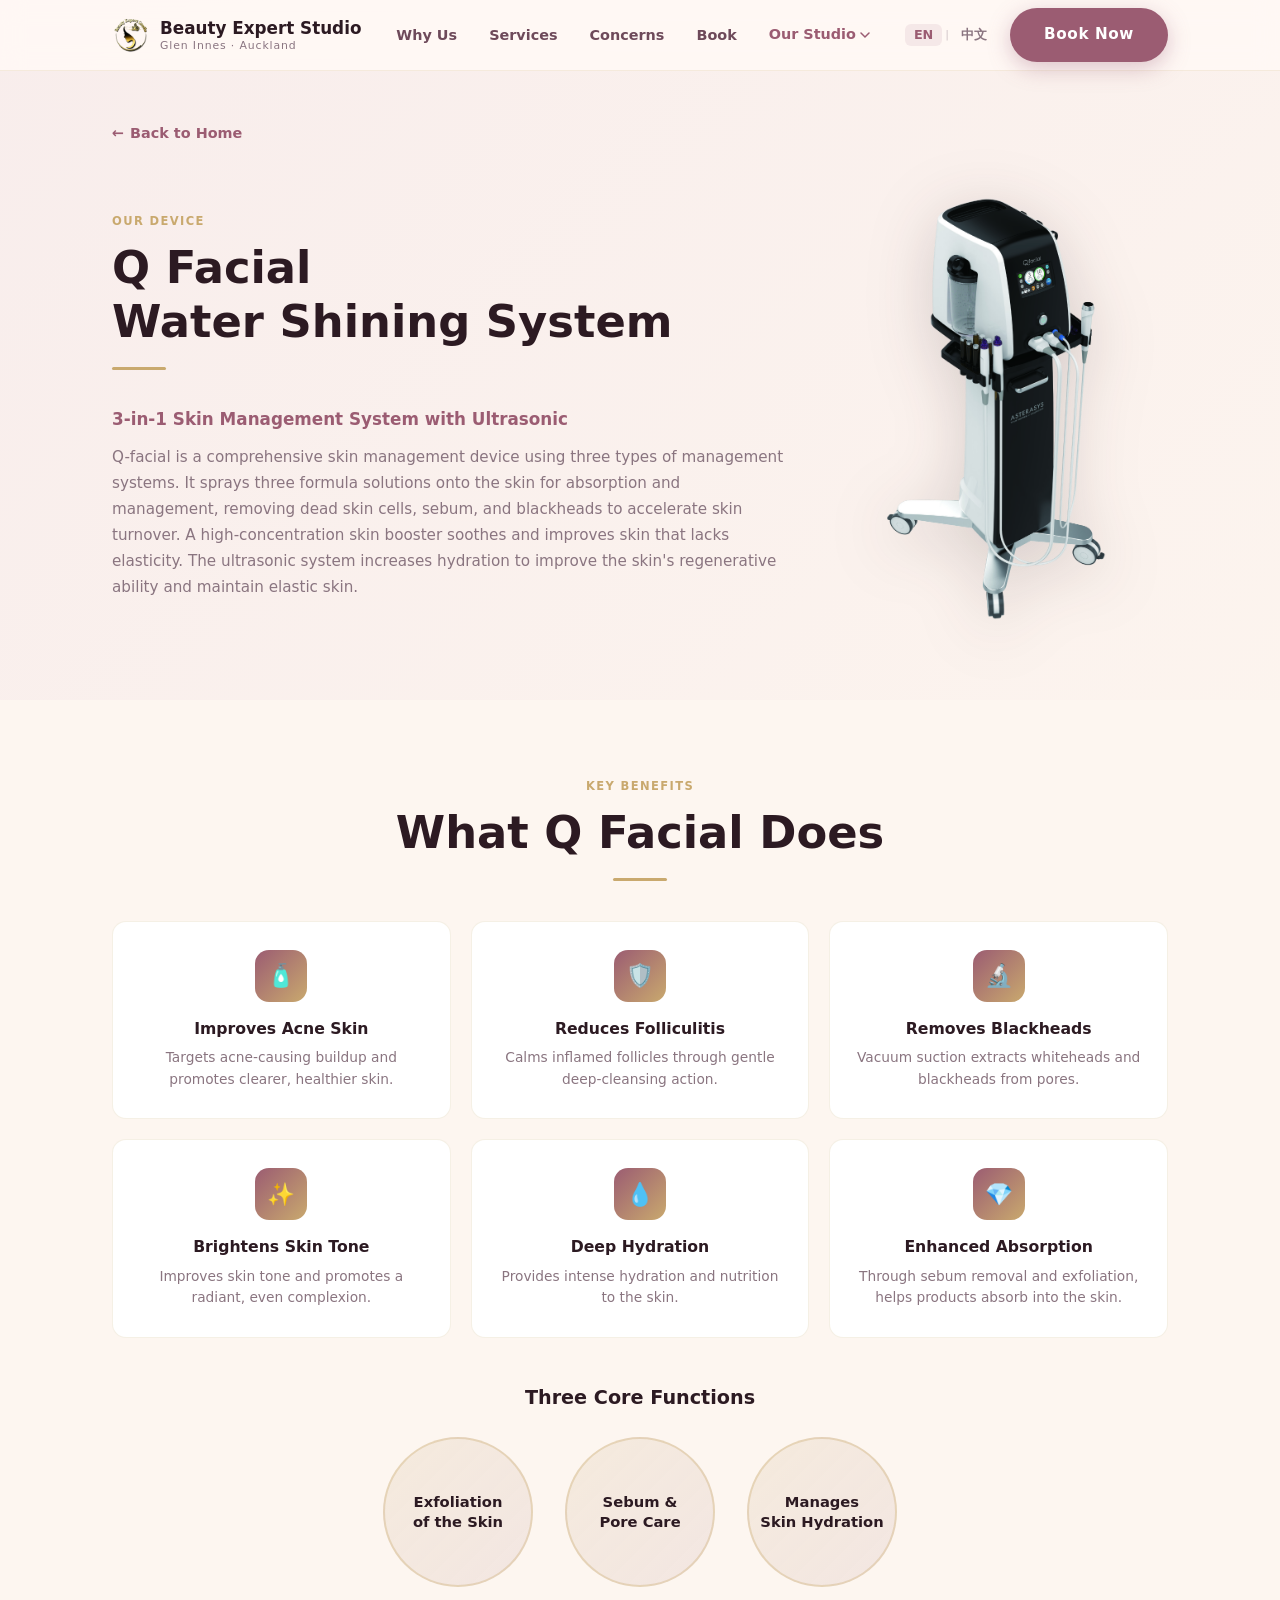
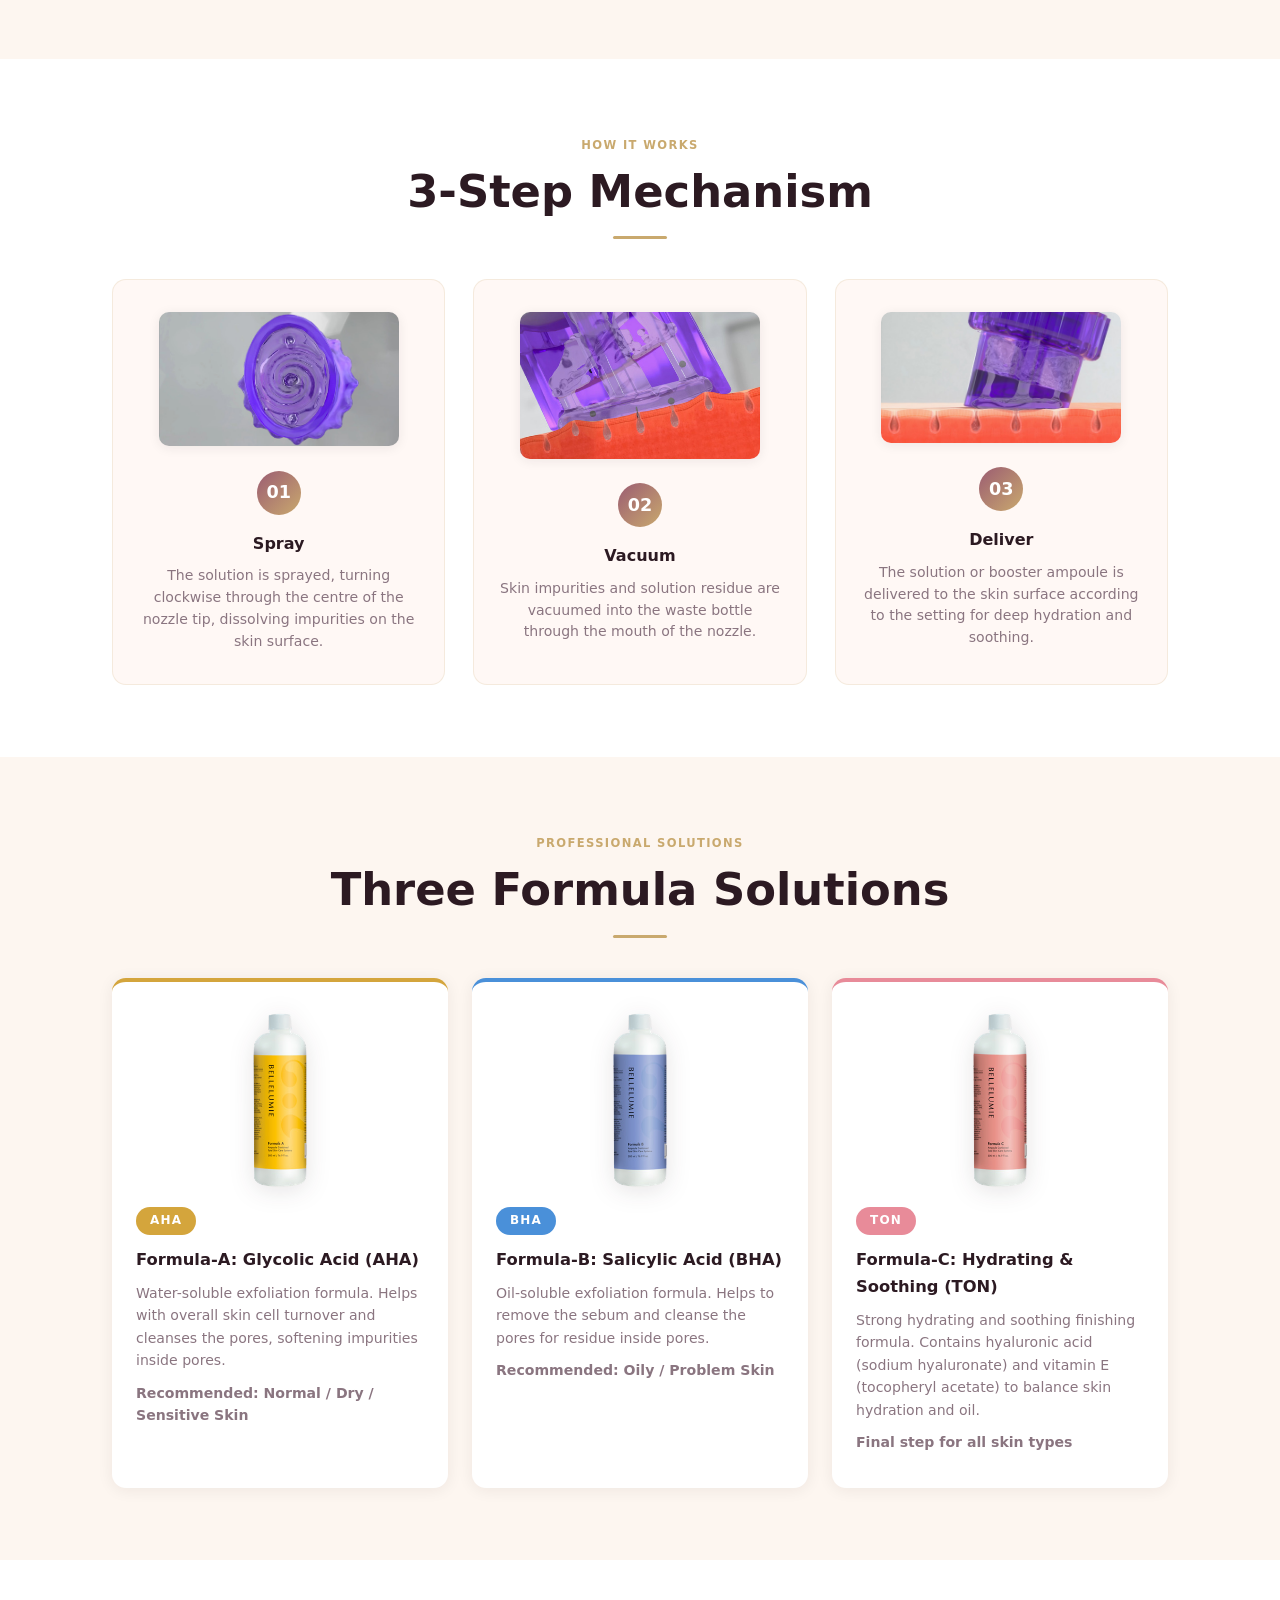
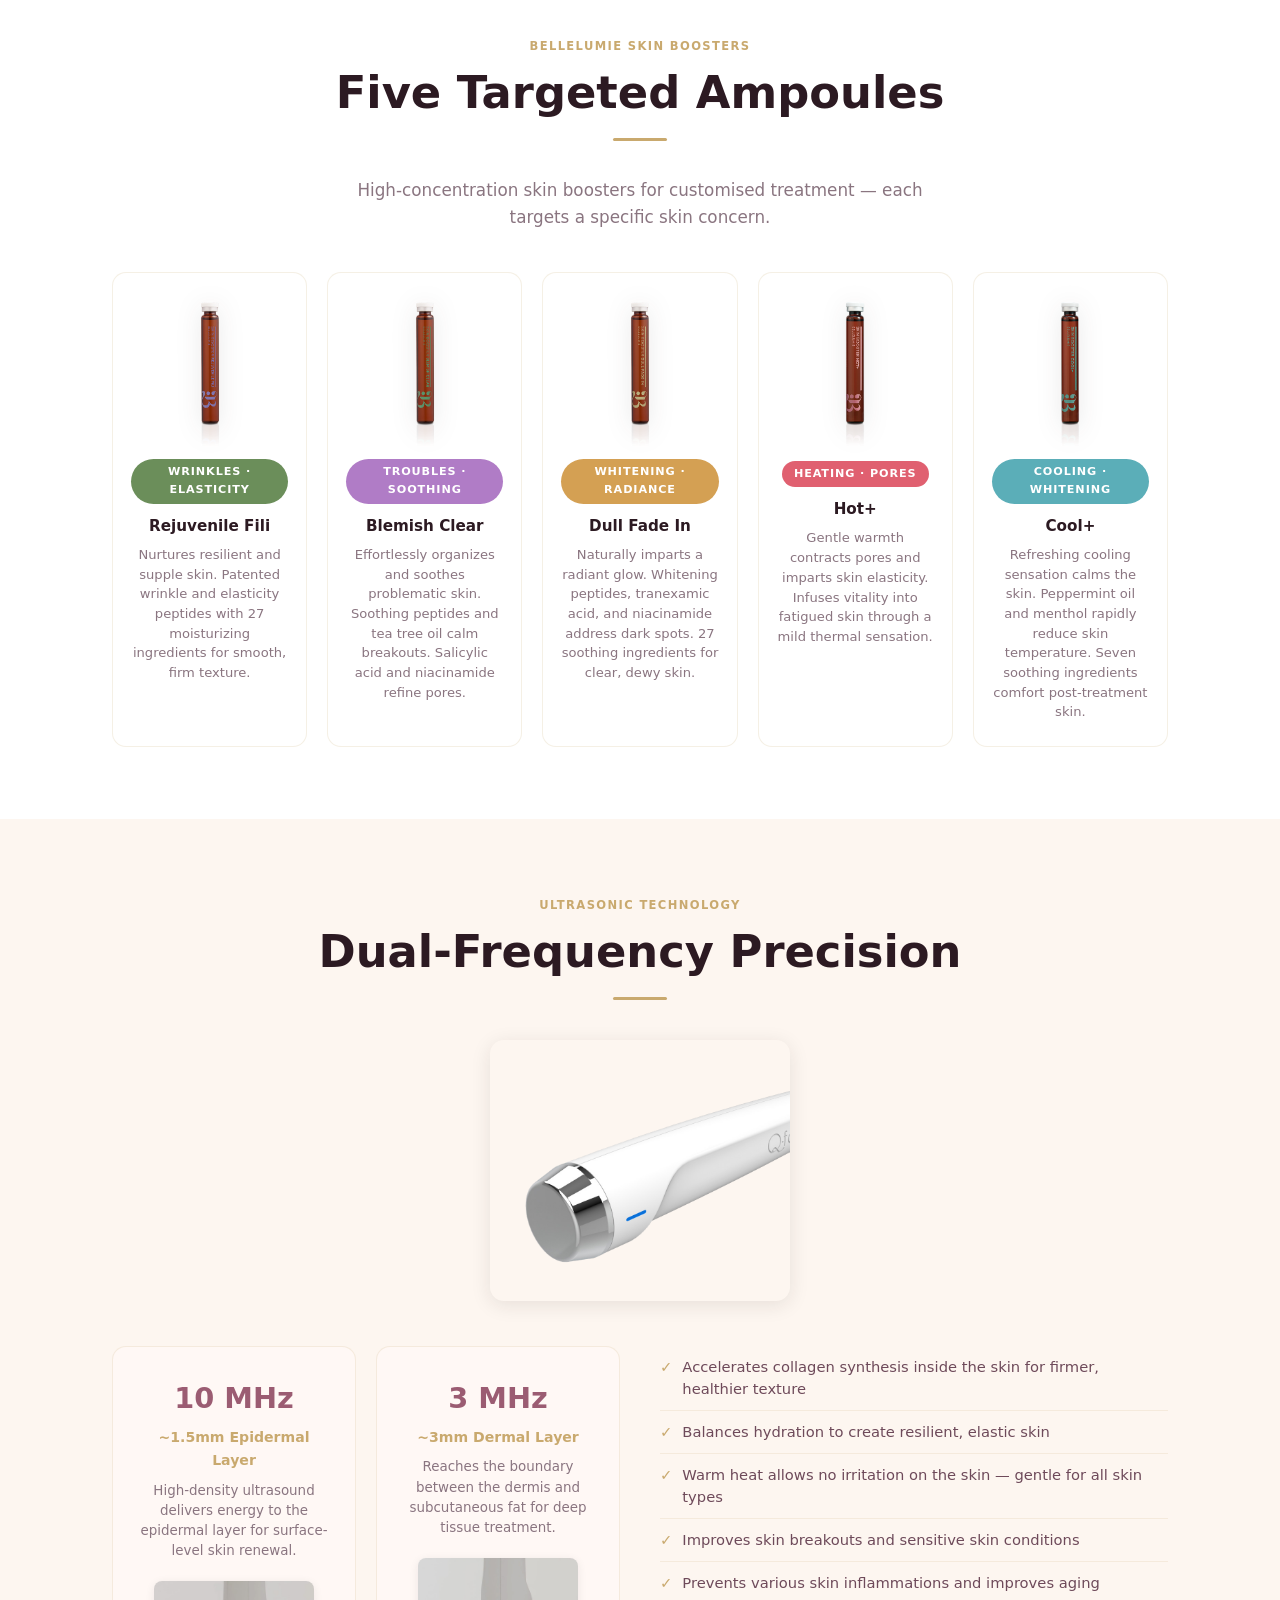
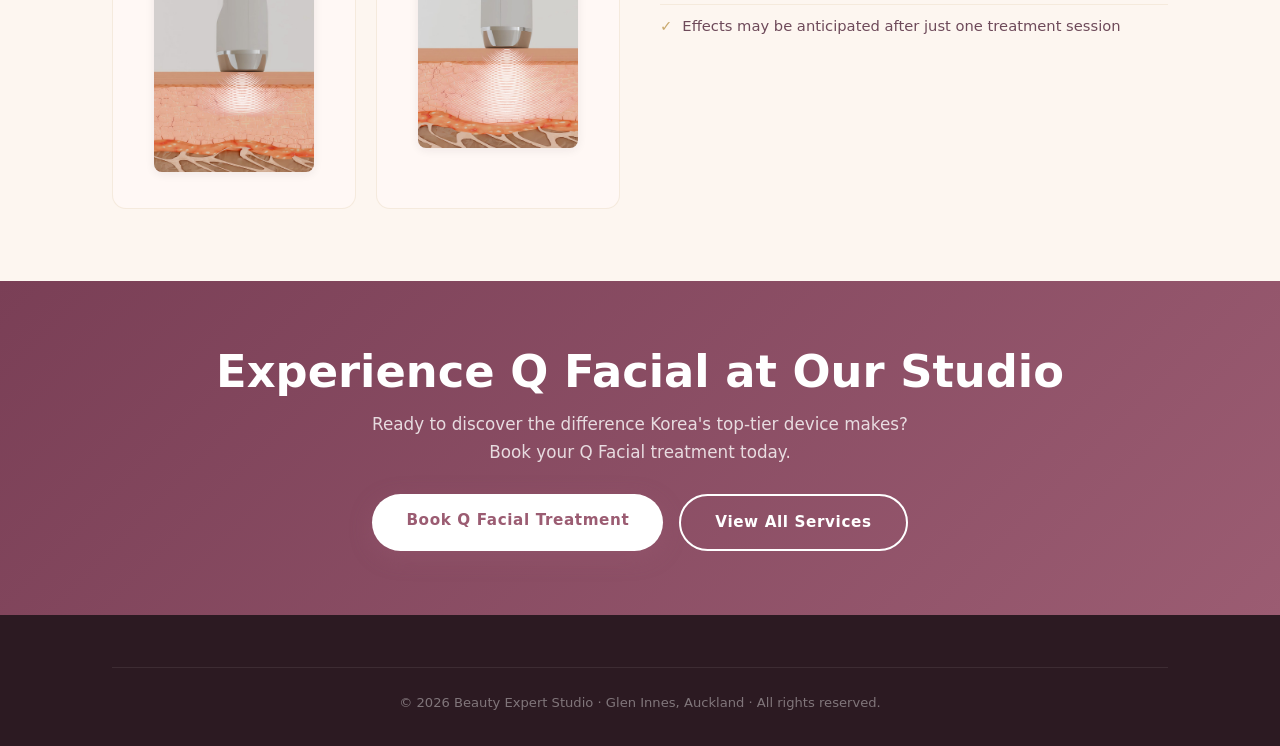
<file: qfacial_1.html>
<!DOCTYPE html>
<html lang="en">
<head>
  <meta charset="UTF-8" />
  <meta name="viewport" content="width=device-width, initial-scale=1.0" />
  <title>Q Facial Device & Products | Beauty Expert Studio — Auckland</title>
  <meta name="description" content="Discover the Q Facial Water Shining System by ASTERASYS — Korea's top-tier 3-in-1 skin management device with ultrasonic technology. Used exclusively at Beauty Expert Studio, Glen Innes, Auckland." />
  <link rel="canonical" href="https://auckland777.github.io/BeautyExpertStudio/qfacial.html" />
  <meta property="og:type" content="website" />
  <meta property="og:title" content="Q Facial Device & Products | Beauty Expert Studio" />
  <meta property="og:description" content="Korea's top-tier 3-in-1 skin management device with ultrasonic technology — used exclusively at Beauty Expert Studio." />
  <meta property="og:url" content="https://auckland777.github.io/BeautyExpertStudio/qfacial.html" />
  <meta property="og:image" content="https://auckland777.github.io/BeautyExpertStudio/images/carousel3.jpg" />
  <link rel="stylesheet" href="css/styles.css">
  <style>
    /* ── Q Facial page styles ─────────────────────────────── */
    .qfp-hero {
      padding: 120px 0 56px;
      background:
        linear-gradient(135deg, rgba(155,92,114,.07) 0%, rgba(201,169,110,.05) 100%),
        var(--light);
    }
    .qfp-hero .subheading { margin: 0 auto; }
    .qfp-hero-inner {
      display: grid; grid-template-columns: 1fr auto;
      gap: 40px; align-items: center;
    }
    .qfp-hero-text { text-align: left; }
    .qfp-hero-img img {
      max-height: 480px; width: auto; display: block;
      filter: drop-shadow(0 12px 32px rgba(44,26,34,.18));
    }
    .qfp-back {
      display: inline-flex; align-items: center; gap: 6px;
      font-size: .9rem; font-weight: 700; color: var(--rose);
      margin-bottom: 18px;
      transition: color var(--trans);
    }
    .qfp-back:hover { color: var(--rose-dk); }
    .qfp-subtitle {
      font-size: 1.05rem; font-weight: 600; color: var(--rose);
      margin-bottom: 12px;
    }
    .qfp-intro {
      font-size: .95rem; color: var(--grey); max-width: 680px;
      line-height: 1.7;
    }

    /* ── Section shared ─────────────────────────────────────── */
    .qfp-section { padding: 72px 0; }
    .qfp-section:nth-child(even) { background: var(--white); }
    .qfp-section:nth-child(odd)  { background: var(--cream); }
    .qfp-section-header { text-align: center; margin-bottom: 40px; }

    /* ── Benefits grid ──────────────────────────────────────── */
    .qfp-benefits-grid {
      display: grid; grid-template-columns: repeat(3, 1fr);
      gap: 20px; margin-top: 32px;
    }
    .qfp-benefit-card {
      background: var(--white);
      border-radius: var(--radius);
      padding: 28px 24px;
      border: 1px solid rgba(201,169,110,.18);
      text-align: center;
      transition: transform var(--trans), box-shadow var(--trans);
    }
    .qfp-benefit-card:hover {
      transform: translateY(-4px);
      box-shadow: var(--shadow);
    }
    .qfp-benefit-icon {
      width: 52px; height: 52px;
      background: linear-gradient(135deg, var(--rose), var(--gold));
      border-radius: 14px;
      display: flex; align-items: center; justify-content: center;
      font-size: 1.4rem; margin: 0 auto 14px;
    }
    .qfp-benefit-card h4 {
      font-size: .98rem; font-weight: 700; color: var(--dark);
      margin-bottom: 6px;
    }
    .qfp-benefit-card p {
      font-size: .86rem; color: var(--grey); line-height: 1.55;
    }

    /* ── Core functions (3 circles) ─────────────────────────── */
    .qfp-functions {
      display: flex; justify-content: center; gap: 32px;
      flex-wrap: wrap; margin-top: 28px;
    }
    .qfp-function-circle {
      width: 150px; height: 150px;
      border-radius: 50%;
      background: linear-gradient(135deg, rgba(201,169,110,.15), rgba(155,92,114,.10));
      border: 2px solid rgba(201,169,110,.35);
      display: flex; align-items: center; justify-content: center;
      text-align: center;
      font-size: .92rem; font-weight: 700; color: var(--dark);
      line-height: 1.3;
      transition: transform var(--trans), box-shadow var(--trans);
    }
    .qfp-function-circle:hover {
      transform: scale(1.06);
      box-shadow: 0 6px 24px rgba(201,169,110,.25);
    }

    /* ── Steps (mechanism) ──────────────────────────────────── */
    .qfp-steps {
      display: grid; grid-template-columns: repeat(3, 1fr);
      gap: 28px; margin-top: 36px;
    }
    .qfp-step {
      background: var(--light);
      border-radius: var(--radius);
      padding: 32px 24px;
      text-align: center;
      border: 1px solid rgba(201,169,110,.18);
    }
    .qfp-step-number {
      display: inline-flex; align-items: center; justify-content: center;
      width: 44px; height: 44px;
      background: linear-gradient(135deg, var(--rose), var(--gold));
      color: #fff; font-size: 1.1rem; font-weight: 900;
      border-radius: 50%; margin-bottom: 16px;
    }
    .qfp-step h4 {
      font-size: 1rem; font-weight: 700; color: var(--dark);
      margin-bottom: 8px;
    }
    .qfp-step p {
      font-size: .88rem; color: var(--grey); line-height: 1.55;
    }
    .qfp-step-img {
      width: 100%; max-width: 240px; margin: 0 auto 16px;
      border-radius: 10px;
      box-shadow: 0 2px 12px rgba(44,26,34,.08);
    }

    /* ── Solution cards ─────────────────────────────────────── */
    .qfp-solutions {
      display: grid; grid-template-columns: repeat(3, 1fr);
      gap: 24px; margin-top: 36px;
    }
    .qfp-solution-card {
      background: var(--white);
      border-radius: var(--radius);
      padding: 28px 24px;
      border-top: 4px solid var(--gold);
      box-shadow: 0 2px 16px rgba(44,26,34,.07);
      transition: transform var(--trans), box-shadow var(--trans);
    }
    .qfp-solution-card:hover {
      transform: translateY(-4px);
      box-shadow: 0 10px 36px rgba(44,26,34,.13);
    }
    .qfp-solution-card.formula-a { border-top-color: #D4A53C; }
    .qfp-solution-card.formula-b { border-top-color: #4A90D9; }
    .qfp-solution-card.formula-c { border-top-color: #E88B99; }
    .qfp-formula-badge {
      display: inline-block;
      padding: 4px 14px; border-radius: 50px;
      font-size: .75rem; font-weight: 700; letter-spacing: .1em;
      text-transform: uppercase; color: #fff; margin-bottom: 12px;
    }
    .formula-a .qfp-formula-badge { background: #D4A53C; }
    .formula-b .qfp-formula-badge { background: #4A90D9; }
    .formula-c .qfp-formula-badge { background: #E88B99; }
    .qfp-solution-card h4 {
      font-size: 1.02rem; font-weight: 700; color: var(--dark);
      margin-bottom: 8px;
    }
    .qfp-solution-card p {
      font-size: .88rem; color: var(--grey); line-height: 1.6;
      margin-bottom: 6px;
    }
    .qfp-skin-type {
      font-size: .82rem; font-weight: 600; color: var(--rose);
      margin-top: 10px;
    }
    .qfp-solution-img {
      display: block; margin: 0 auto 16px;
      max-height: 180px; width: auto;
      filter: drop-shadow(0 4px 12px rgba(44,26,34,.12));
    }

    /* ── Booster cards ──────────────────────────────────────── */
    .qfp-boosters {
      display: grid; grid-template-columns: repeat(5, 1fr);
      gap: 20px; margin-top: 36px;
    }
    .qfp-booster-card {
      background: var(--white);
      border-radius: var(--radius);
      padding: 24px 18px;
      text-align: center;
      border: 1px solid rgba(201,169,110,.18);
      transition: transform var(--trans), box-shadow var(--trans);
    }
    .qfp-booster-card:hover {
      transform: translateY(-4px);
      box-shadow: var(--shadow);
    }
    .qfp-booster-tag {
      display: inline-block;
      padding: 4px 12px; border-radius: 50px;
      font-size: .7rem; font-weight: 700; letter-spacing: .08em;
      text-transform: uppercase; color: #fff; margin-bottom: 10px;
    }
    .qfp-booster-card.booster-fili    .qfp-booster-tag { background: #6B8E5A; }
    .qfp-booster-card.booster-blemish .qfp-booster-tag { background: #B07CC6; }
    .qfp-booster-card.booster-dull    .qfp-booster-tag { background: #D4A053; }
    .qfp-booster-card.booster-hot     .qfp-booster-tag { background: #E06070; }
    .qfp-booster-card.booster-cool    .qfp-booster-tag { background: #5BAEB8; }
    .qfp-booster-card h4 {
      font-size: .95rem; font-weight: 700; color: var(--dark);
      margin-bottom: 6px;
    }
    .qfp-booster-card p {
      font-size: .82rem; color: var(--grey); line-height: 1.5;
    }
    .qfp-booster-img {
      display: block; margin: 0 auto 12px;
      max-height: 150px; width: auto;
      filter: drop-shadow(0 4px 12px rgba(44,26,34,.1));
    }

    /* ── Ultrasonic section ─────────────────────────────────── */
    .qfp-ultrasonic-grid {
      display: grid; grid-template-columns: 1fr 1fr;
      gap: 40px; align-items: start; margin-top: 36px;
    }
    .qfp-freq-cards { display: flex; gap: 20px; }
    .qfp-freq-card {
      flex: 1;
      background: var(--light);
      border-radius: var(--radius);
      padding: 28px 22px;
      text-align: center;
      border: 1px solid rgba(201,169,110,.18);
    }
    .qfp-freq-value {
      font-size: 1.8rem; font-weight: 900; color: var(--rose);
      margin-bottom: 4px;
    }
    .qfp-freq-depth {
      font-size: .88rem; font-weight: 600; color: var(--gold);
      margin-bottom: 8px;
    }
    .qfp-freq-card p {
      font-size: .84rem; color: var(--grey); line-height: 1.5;
    }
    .qfp-ultrasonic-benefits { list-style: none; }
    .qfp-ultrasonic-benefits li {
      padding: 10px 0;
      border-bottom: 1px solid rgba(201,169,110,.15);
      font-size: .92rem; color: var(--mid);
      display: flex; align-items: flex-start; gap: 10px;
      line-height: 1.5;
    }
    .qfp-ultrasonic-benefits li:last-child { border-bottom: none; }
    .qfp-ultrasonic-benefits li::before {
      content: '\2713'; color: var(--gold); font-weight: 900; flex-shrink: 0;
    }
    .qfp-us-visual {
      text-align: center; margin-bottom: 28px;
    }
    .qfp-us-visual img {
      max-width: 300px; width: 100%;
      border-radius: var(--radius);
      box-shadow: 0 4px 20px rgba(44,26,34,.1);
    }
    .qfp-freq-diagram {
      margin-top: 12px;
    }
    .qfp-freq-diagram img {
      width: 100%; max-width: 160px;
      border-radius: 8px;
      margin-top: 8px;
      box-shadow: 0 2px 10px rgba(44,26,34,.08);
    }

    /* ── CTA section ────────────────────────────────────────── */
    .qfp-cta {
      background: linear-gradient(135deg, var(--rose-dk), var(--rose));
      color: #fff; text-align: center;
      padding: 64px 22px;
    }
    .qfp-cta .heading { color: #fff; margin-bottom: 12px; }
    .qfp-cta .subheading { color: rgba(255,255,255,.8); margin: 0 auto 28px; }
    .qfp-cta .btn-outline {
      border-color: #fff; color: #fff;
    }
    .qfp-cta .btn-outline:hover {
      background: #fff; color: var(--rose);
    }

    /* ── Responsive ─────────────────────────────────────────── */
    @media (max-width: 960px) {
      .qfp-hero-img img { max-height: 380px; }
      .qfp-benefits-grid { grid-template-columns: repeat(2, 1fr); }
      .qfp-boosters { grid-template-columns: repeat(3, 1fr); }
      .qfp-ultrasonic-grid { grid-template-columns: 1fr; }
    }
    @media (max-width: 680px) {
      .qfp-hero { padding: 100px 0 36px; }
      .qfp-hero-inner { grid-template-columns: 1fr; text-align: center; }
      .qfp-hero-text { text-align: center; }
      .qfp-hero-img { order: -1; }
      .qfp-hero-img img { max-height: 280px; margin: 0 auto; }
      .qfp-intro { margin: 0 auto; }
      .qfp-benefits-grid { grid-template-columns: 1fr; }
      .qfp-steps { grid-template-columns: 1fr; }
      .qfp-solutions { grid-template-columns: 1fr; }
      .qfp-boosters { grid-template-columns: 1fr; }
      .qfp-freq-cards { flex-direction: column; }
      .qfp-functions { gap: 18px; }
      .qfp-function-circle { width: 120px; height: 120px; font-size: .82rem; }
    }
  </style>
</head>
<body>

<!-- ── Navigation (same as main site) ─────────────────────────── -->
<nav id="navbar">
  <div class="container nav-inner">
    <a href="index.html" class="nav-logo">
      <div class="logo-mark"><img src="images/logo.png" alt="Beauty Expert Studio logo" /></div>
      <div class="logo-text">
        Beauty Expert Studio
        <span>Glen Innes · Auckland</span>
      </div>
    </a>
    <ul class="nav-links">
      <li><a href="index.html#why-us" data-i18n="nav.why">Why Us</a></li>
      <li><a href="index.html#services" data-i18n="nav.services">Services</a></li>
      <li><a href="index.html#concerns" data-i18n="nav.concerns">Concerns</a></li>
      <li><a href="index.html#booking" data-i18n="nav.book">Book</a></li>
      <li class="nav-dropdown">
        <a class="nav-dropdown-toggle" style="color:var(--rose)"><span data-i18n="nav.studio-menu">Our Studio</span> <svg class="dd-chevron" viewBox="0 0 10 6" fill="none" stroke="currentColor" stroke-width="1.5" stroke-linecap="round"><polyline points="1,1 5,5 9,1"/></svg></a>
        <ul class="nav-dropdown-menu">
          <li><a href="studio.html" data-i18n="nav.studio">Studio Gallery</a></li>
          <li><a href="qfacialofficial.html" data-i18n="nav.qfacial">Q Facial Device</a></li>
          <li><a href="consent.html" target="_blank" data-i18n="nav.consent">Consent Form</a></li>
        </ul>
      </li>
    </ul>
    <div class="nav-cta">
      <div class="lang-switch">
        <button class="lang-btn active" id="btn-en" onclick="setLang('en')">EN</button>
        <span class="lang-sep">|</span>
        <button class="lang-btn" id="btn-zh" onclick="setLang('zh')">中文</button>
      </div>
      <a href="index.html#booking" class="btn btn-primary" data-i18n="nav.book-now">Book Now</a>
    </div>
    <div class="hamburger" id="menuBtn">
      <span></span><span></span><span></span>
    </div>
  </div>
</nav>

<!-- ── Mobile Nav ─────────────────────────────────────────────── -->
<div class="mobile-nav" id="mobileNav">
  <div class="mobile-nav-drawer">
    <button class="mobile-nav-close" id="closeNav">&#x2715;</button>
    <ul>
      <li><a href="index.html#why-us" class="mobile-link" data-i18n="nav.why">Why Us</a></li>
      <li><a href="index.html#services" class="mobile-link" data-i18n="nav.services">Services</a></li>
      <li><a href="studio.html" class="mobile-link" data-i18n="nav.studio">Studio</a></li>
      <li><a href="qfacialofficial.html" class="mobile-link" data-i18n="nav.qfacial">Q Facial</a></li>
      <li><a href="consent.html" target="_blank" class="mobile-link" data-i18n="nav.consent">Consent Form</a></li>
      <li><a href="index.html#concerns" class="mobile-link" data-i18n="nav.concerns">Concerns</a></li>
      <li><a href="index.html#booking" class="mobile-link" data-i18n="mob.book">Book Appointment</a></li>
    </ul>
    <div class="lang-switch" style="margin-top:24px;justify-content:center;gap:8px;">
      <button class="lang-btn active" data-lang="en" onclick="setLang('en');document.getElementById('mobileNav').classList.remove('open')">EN</button>
      <span class="lang-sep" style="font-size:.9rem">|</span>
      <button class="lang-btn" data-lang="zh" onclick="setLang('zh');document.getElementById('mobileNav').classList.remove('open')">中文</button>
    </div>
  </div>
</div>

<!-- ── Hero ────────────────────────────────────────────────────── -->
<section class="qfp-hero">
  <div class="container">
    <a href="index.html" class="qfp-back">&larr; <span data-i18n="qfp.back">Back to Home</span></a>
    <div class="qfp-hero-inner">
      <div class="qfp-hero-text">
        <div class="tag" data-i18n="qfp.tag">Our Device</div>
        <h2 class="heading" data-i18n-html="qfp.h2">Q Facial<br>Water Shining System</h2>
        <div class="divider"></div>
        <p class="qfp-subtitle" data-i18n="qfp.subtitle">3-in-1 Skin Management System with Ultrasonic</p>
        <p class="qfp-intro" data-i18n="qfp.intro">Q-facial is a comprehensive skin management device using three types of management systems. It sprays three formula solutions onto the skin for absorption and management, removing dead skin cells, sebum, and blackheads to accelerate skin turnover. A high-concentration skin booster soothes and improves skin that lacks elasticity. The ultrasonic system increases hydration to improve the skin's regenerative ability and maintain elastic skin.</p>
      </div>
      <div class="qfp-hero-img">
        <img src="images/qfp-device.png" alt="Q Facial Water Shining System device" />
      </div>
    </div>
  </div>
</section>

<!-- ── Benefits ────────────────────────────────────────────────── -->
<section class="qfp-section" style="background:var(--cream)">
  <div class="container">
    <div class="qfp-section-header">
      <div class="tag" data-i18n="qfp.ov-tag">Key Benefits</div>
      <h2 class="heading" data-i18n="qfp.ov-h2">What Q Facial Does</h2>
      <div class="divider" style="margin-left:auto;margin-right:auto"></div>
    </div>
    <div class="qfp-benefits-grid">
      <div class="qfp-benefit-card fade-up">
        <div class="qfp-benefit-icon">&#x1F9F4;</div>
        <h4 data-i18n="qfp.b1-h">Improves Acne Skin</h4>
        <p data-i18n="qfp.b1-p">Targets acne-causing buildup and promotes clearer, healthier skin.</p>
      </div>
      <div class="qfp-benefit-card fade-up" style="transition-delay:.05s">
        <div class="qfp-benefit-icon">&#x1F6E1;&#xFE0F;</div>
        <h4 data-i18n="qfp.b2-h">Reduces Folliculitis</h4>
        <p data-i18n="qfp.b2-p">Calms inflamed follicles through gentle deep-cleansing action.</p>
      </div>
      <div class="qfp-benefit-card fade-up" style="transition-delay:.1s">
        <div class="qfp-benefit-icon">&#x1F52C;</div>
        <h4 data-i18n="qfp.b3-h">Removes Blackheads</h4>
        <p data-i18n="qfp.b3-p">Vacuum suction extracts whiteheads and blackheads from pores.</p>
      </div>
      <div class="qfp-benefit-card fade-up" style="transition-delay:.15s">
        <div class="qfp-benefit-icon">&#x2728;</div>
        <h4 data-i18n="qfp.b4-h">Brightens Skin Tone</h4>
        <p data-i18n="qfp.b4-p">Improves skin tone and promotes a radiant, even complexion.</p>
      </div>
      <div class="qfp-benefit-card fade-up" style="transition-delay:.2s">
        <div class="qfp-benefit-icon">&#x1F4A7;</div>
        <h4 data-i18n="qfp.b5-h">Deep Hydration</h4>
        <p data-i18n="qfp.b5-p">Provides intense hydration and nutrition to the skin.</p>
      </div>
      <div class="qfp-benefit-card fade-up" style="transition-delay:.25s">
        <div class="qfp-benefit-icon">&#x1F48E;</div>
        <h4 data-i18n="qfp.b6-h">Enhanced Absorption</h4>
        <p data-i18n="qfp.b6-p">Through sebum removal and exfoliation, helps products absorb into the skin.</p>
      </div>
    </div>

    <!-- Core Functions -->
    <h3 class="heading" style="text-align:center;font-size:1.2rem;margin-top:48px" data-i18n="qfp.fn-h">Three Core Functions</h3>
    <div class="qfp-functions">
      <div class="qfp-function-circle fade-up" data-i18n-html="qfp.fn1">Exfoliation<br>of the Skin</div>
      <div class="qfp-function-circle fade-up" style="transition-delay:.1s" data-i18n-html="qfp.fn2">Sebum &<br>Pore Care</div>
      <div class="qfp-function-circle fade-up" style="transition-delay:.2s" data-i18n-html="qfp.fn3">Manages<br>Skin Hydration</div>
    </div>
  </div>
</section>

<!-- ── 3-Step Mechanism ────────────────────────────────────────── -->
<section class="qfp-section" style="background:var(--white)">
  <div class="container">
    <div class="qfp-section-header">
      <div class="tag" data-i18n="qfp.mech-tag">How It Works</div>
      <h2 class="heading" data-i18n="qfp.mech-h2">3-Step Mechanism</h2>
      <div class="divider" style="margin-left:auto;margin-right:auto"></div>
    </div>
    <div class="qfp-steps">
      <div class="qfp-step fade-up">
        <img class="qfp-step-img" src="images/qfp-step1.jpg" alt="Spray mechanism" loading="lazy" />
        <div class="qfp-step-number">01</div>
        <h4 data-i18n="qfp.s1-h">Spray</h4>
        <p data-i18n="qfp.s1-p">The solution is sprayed, turning clockwise through the centre of the nozzle tip, dissolving impurities on the skin surface.</p>
      </div>
      <div class="qfp-step fade-up" style="transition-delay:.1s">
        <img class="qfp-step-img" src="images/qfp-step2.jpg" alt="Vacuum mechanism" loading="lazy" />
        <div class="qfp-step-number">02</div>
        <h4 data-i18n="qfp.s2-h">Vacuum</h4>
        <p data-i18n="qfp.s2-p">Skin impurities and solution residue are vacuumed into the waste bottle through the mouth of the nozzle.</p>
      </div>
      <div class="qfp-step fade-up" style="transition-delay:.2s">
        <img class="qfp-step-img" src="images/qfp-step3.jpg" alt="Deliver mechanism" loading="lazy" />
        <div class="qfp-step-number">03</div>
        <h4 data-i18n="qfp.s3-h">Deliver</h4>
        <p data-i18n="qfp.s3-p">The solution or booster ampoule is delivered to the skin surface according to the setting for deep hydration and soothing.</p>
      </div>
    </div>
  </div>
</section>

<!-- ── Three Solutions ─────────────────────────────────────────── -->
<section class="qfp-section" style="background:var(--cream)">
  <div class="container">
    <div class="qfp-section-header">
      <div class="tag" data-i18n="qfp.sol-tag">Professional Solutions</div>
      <h2 class="heading" data-i18n="qfp.sol-h2">Three Formula Solutions</h2>
      <div class="divider" style="margin-left:auto;margin-right:auto"></div>
    </div>
    <div class="qfp-solutions">
      <div class="qfp-solution-card formula-a fade-up">
        <img class="qfp-solution-img" src="images/qfp-formula-a.png" alt="Formula A bottle" loading="lazy" />
        <div class="qfp-formula-badge">AHA</div>
        <h4 data-i18n="qfp.fa-h">Formula-A: Glycolic Acid (AHA)</h4>
        <p data-i18n="qfp.fa-p">Water-soluble exfoliation formula. Helps with overall skin cell turnover and cleanses the pores, softening impurities inside pores.</p>
        <p class="qfp-skin-type" data-i18n="qfp.fa-skin">Recommended: Normal / Dry / Sensitive Skin</p>
      </div>
      <div class="qfp-solution-card formula-b fade-up" style="transition-delay:.1s">
        <img class="qfp-solution-img" src="images/qfp-formula-b.png" alt="Formula B bottle" loading="lazy" />
        <div class="qfp-formula-badge">BHA</div>
        <h4 data-i18n="qfp.fb-h">Formula-B: Salicylic Acid (BHA)</h4>
        <p data-i18n="qfp.fb-p">Oil-soluble exfoliation formula. Helps to remove the sebum and cleanse the pores for residue inside pores.</p>
        <p class="qfp-skin-type" data-i18n="qfp.fb-skin">Recommended: Oily / Problem Skin</p>
      </div>
      <div class="qfp-solution-card formula-c fade-up" style="transition-delay:.2s">
        <img class="qfp-solution-img" src="images/qfp-formula-c.png" alt="Formula C bottle" loading="lazy" />
        <div class="qfp-formula-badge">TON</div>
        <h4 data-i18n="qfp.fc-h">Formula-C: Hydrating & Soothing (TON)</h4>
        <p data-i18n="qfp.fc-p">Strong hydrating and soothing finishing formula. Contains hyaluronic acid (sodium hyaluronate) and vitamin E (tocopheryl acetate) to balance skin hydration and oil.</p>
        <p class="qfp-skin-type" data-i18n="qfp.fc-skin">Final step for all skin types</p>
      </div>
    </div>
  </div>
</section>

<!-- ── BELLELUMIE Skin Boosters ─────────────────────────────────── -->
<section class="qfp-section" style="background:var(--white)">
  <div class="container">
    <div class="qfp-section-header">
      <div class="tag" data-i18n="qfp.bst-tag">BELLELUMIE Skin Boosters</div>
      <h2 class="heading" data-i18n="qfp.bst-h2">Five Targeted Ampoules</h2>
      <div class="divider" style="margin-left:auto;margin-right:auto"></div>
      <p class="subheading" style="margin:0 auto" data-i18n="qfp.bst-p">High-concentration skin boosters for customised treatment &mdash; each targets a specific skin concern.</p>
    </div>
    <div class="qfp-boosters">
      <div class="qfp-booster-card booster-fili fade-up">
        <img class="qfp-booster-img" src="images/qfp-booster-fili.png" alt="Rejuvenile Fili ampoule" loading="lazy" />
        <div class="qfp-booster-tag" data-i18n="qfp.bf-tag">Wrinkles &middot; Elasticity</div>
        <h4>Rejuvenile Fili</h4>
        <p data-i18n="qfp.bf-p">Nurtures resilient and supple skin. Patented wrinkle and elasticity peptides with 27 moisturizing ingredients for smooth, firm texture.</p>
      </div>
      <div class="qfp-booster-card booster-blemish fade-up" style="transition-delay:.05s">
        <img class="qfp-booster-img" src="images/qfp-booster-blemish.png" alt="Blemish Clear ampoule" loading="lazy" />
        <div class="qfp-booster-tag" data-i18n="qfp.bb-tag">Troubles &middot; Soothing</div>
        <h4>Blemish Clear</h4>
        <p data-i18n="qfp.bb-p">Effortlessly organizes and soothes problematic skin. Soothing peptides and tea tree oil calm breakouts. Salicylic acid and niacinamide refine pores.</p>
      </div>
      <div class="qfp-booster-card booster-dull fade-up" style="transition-delay:.1s">
        <img class="qfp-booster-img" src="images/qfp-booster-dull.png" alt="Dull Fade In ampoule" loading="lazy" />
        <div class="qfp-booster-tag" data-i18n="qfp.bd-tag">Whitening &middot; Radiance</div>
        <h4>Dull Fade In</h4>
        <p data-i18n="qfp.bd-p">Naturally imparts a radiant glow. Whitening peptides, tranexamic acid, and niacinamide address dark spots. 27 soothing ingredients for clear, dewy skin.</p>
      </div>
      <div class="qfp-booster-card booster-hot fade-up" style="transition-delay:.15s">
        <img class="qfp-booster-img" src="images/qfp-booster-hot.png" alt="Hot+ ampoule" loading="lazy" />
        <div class="qfp-booster-tag" data-i18n="qfp.bh-tag">Heating &middot; Pores</div>
        <h4>Hot+</h4>
        <p data-i18n="qfp.bh-p">Gentle warmth contracts pores and imparts skin elasticity. Infuses vitality into fatigued skin through a mild thermal sensation.</p>
      </div>
      <div class="qfp-booster-card booster-cool fade-up" style="transition-delay:.2s">
        <img class="qfp-booster-img" src="images/qfp-booster-cool.png" alt="Cool+ ampoule" loading="lazy" />
        <div class="qfp-booster-tag" data-i18n="qfp.bc-tag">Cooling &middot; Whitening</div>
        <h4>Cool+</h4>
        <p data-i18n="qfp.bc-p">Refreshing cooling sensation calms the skin. Peppermint oil and menthol rapidly reduce skin temperature. Seven soothing ingredients comfort post-treatment skin.</p>
      </div>
    </div>
  </div>
</section>

<!-- ── Ultrasonic Technology ────────────────────────────────────── -->
<section class="qfp-section" style="background:var(--cream)">
  <div class="container">
    <div class="qfp-section-header">
      <div class="tag" data-i18n="qfp.us-tag">Ultrasonic Technology</div>
      <h2 class="heading" data-i18n="qfp.us-h2">Dual-Frequency Precision</h2>
      <div class="divider" style="margin-left:auto;margin-right:auto"></div>
    </div>
    <div class="qfp-us-visual">
      <img src="images/qfp-ultrasonic-handpiece.png" alt="Ultrasonic handpiece" loading="lazy" />
    </div>
    <div class="qfp-ultrasonic-grid">
      <div>
        <div class="qfp-freq-cards">
          <div class="qfp-freq-card fade-up">
            <div class="qfp-freq-value">10 MHz</div>
            <div class="qfp-freq-depth" data-i18n="qfp.us-10d">~1.5mm Epidermal Layer</div>
            <p data-i18n="qfp.us-10p">High-density ultrasound delivers energy to the epidermal layer for surface-level skin renewal.</p>
            <div class="qfp-freq-diagram">
              <img src="images/qfp-us-10mhz.jpg" alt="10MHz skin penetration diagram" loading="lazy" />
            </div>
          </div>
          <div class="qfp-freq-card fade-up" style="transition-delay:.1s">
            <div class="qfp-freq-value">3 MHz</div>
            <div class="qfp-freq-depth" data-i18n="qfp.us-3d">~3mm Dermal Layer</div>
            <p data-i18n="qfp.us-3p">Reaches the boundary between the dermis and subcutaneous fat for deep tissue treatment.</p>
            <div class="qfp-freq-diagram">
              <img src="images/qfp-us-3mhz.jpg" alt="3MHz skin penetration diagram" loading="lazy" />
            </div>
          </div>
        </div>
      </div>
      <div>
        <ul class="qfp-ultrasonic-benefits fade-up">
          <li data-i18n="qfp.us-l1">Accelerates collagen synthesis inside the skin for firmer, healthier texture</li>
          <li data-i18n="qfp.us-l2">Balances hydration to create resilient, elastic skin</li>
          <li data-i18n="qfp.us-l3">Warm heat allows no irritation on the skin &mdash; gentle for all skin types</li>
          <li data-i18n="qfp.us-l4">Improves skin breakouts and sensitive skin conditions</li>
          <li data-i18n="qfp.us-l5">Prevents various skin inflammations and improves aging</li>
          <li data-i18n="qfp.us-l6">Effects may be anticipated after just one treatment session</li>
        </ul>
      </div>
    </div>
  </div>
</section>

<!-- ── CTA ──────────────────────────────────────────────────────── -->
<section class="qfp-cta">
  <div class="container">
    <h2 class="heading" data-i18n="qfp.cta-h">Experience Q Facial at Our Studio</h2>
    <p class="subheading" data-i18n="qfp.cta-p">Ready to discover the difference Korea's top-tier device makes? Book your Q Facial treatment today.</p>
    <div style="display:flex;gap:16px;justify-content:center;flex-wrap:wrap">
      <a href="index.html#booking" class="btn btn-primary" style="background:#fff;color:var(--rose)" data-i18n="qfp.cta-btn1">Book Q Facial Treatment</a>
      <a href="index.html#services" class="btn btn-outline" data-i18n="qfp.cta-btn2">View All Services</a>
    </div>
  </div>
</section>

<!-- ── Footer ─────────────────────────────────────────────────── -->
<footer>
  <div class="container">
    <div class="footer-bottom" data-i18n="ft.copy">
      &copy; 2026 Beauty Expert Studio &middot; Glen Innes, Auckland &middot; All rights reserved.
    </div>
  </div>
</footer>

<!-- ── Scripts ────────────────────────────────────────────────── -->
<script src="js/i18n.js"></script>
<script>
  // Nav scroll
  const navbar = document.getElementById('navbar');
  window.addEventListener('scroll', () => {
    navbar.classList.toggle('scrolled', window.scrollY > 20);
  });

  // Mobile nav
  const menuBtn   = document.getElementById('menuBtn');
  const mobileNav = document.getElementById('mobileNav');
  const closeNav  = document.getElementById('closeNav');
  menuBtn.addEventListener('click',  () => mobileNav.classList.add('open'));
  closeNav.addEventListener('click', () => mobileNav.classList.remove('open'));
  mobileNav.addEventListener('click', e => {
    if (e.target === mobileNav) mobileNav.classList.remove('open');
  });
  document.querySelectorAll('.mobile-link').forEach(l =>
    l.addEventListener('click', () => mobileNav.classList.remove('open'))
  );

  // Fade-in
  const observer = new IntersectionObserver(entries => {
    entries.forEach(e => { if (e.isIntersecting) e.target.classList.add('visible'); });
  }, { threshold: 0.12 });
  document.querySelectorAll('.fade-up').forEach(el => observer.observe(el));

  // Init language
  initLang();
</script>
</body>
</html>
</file>
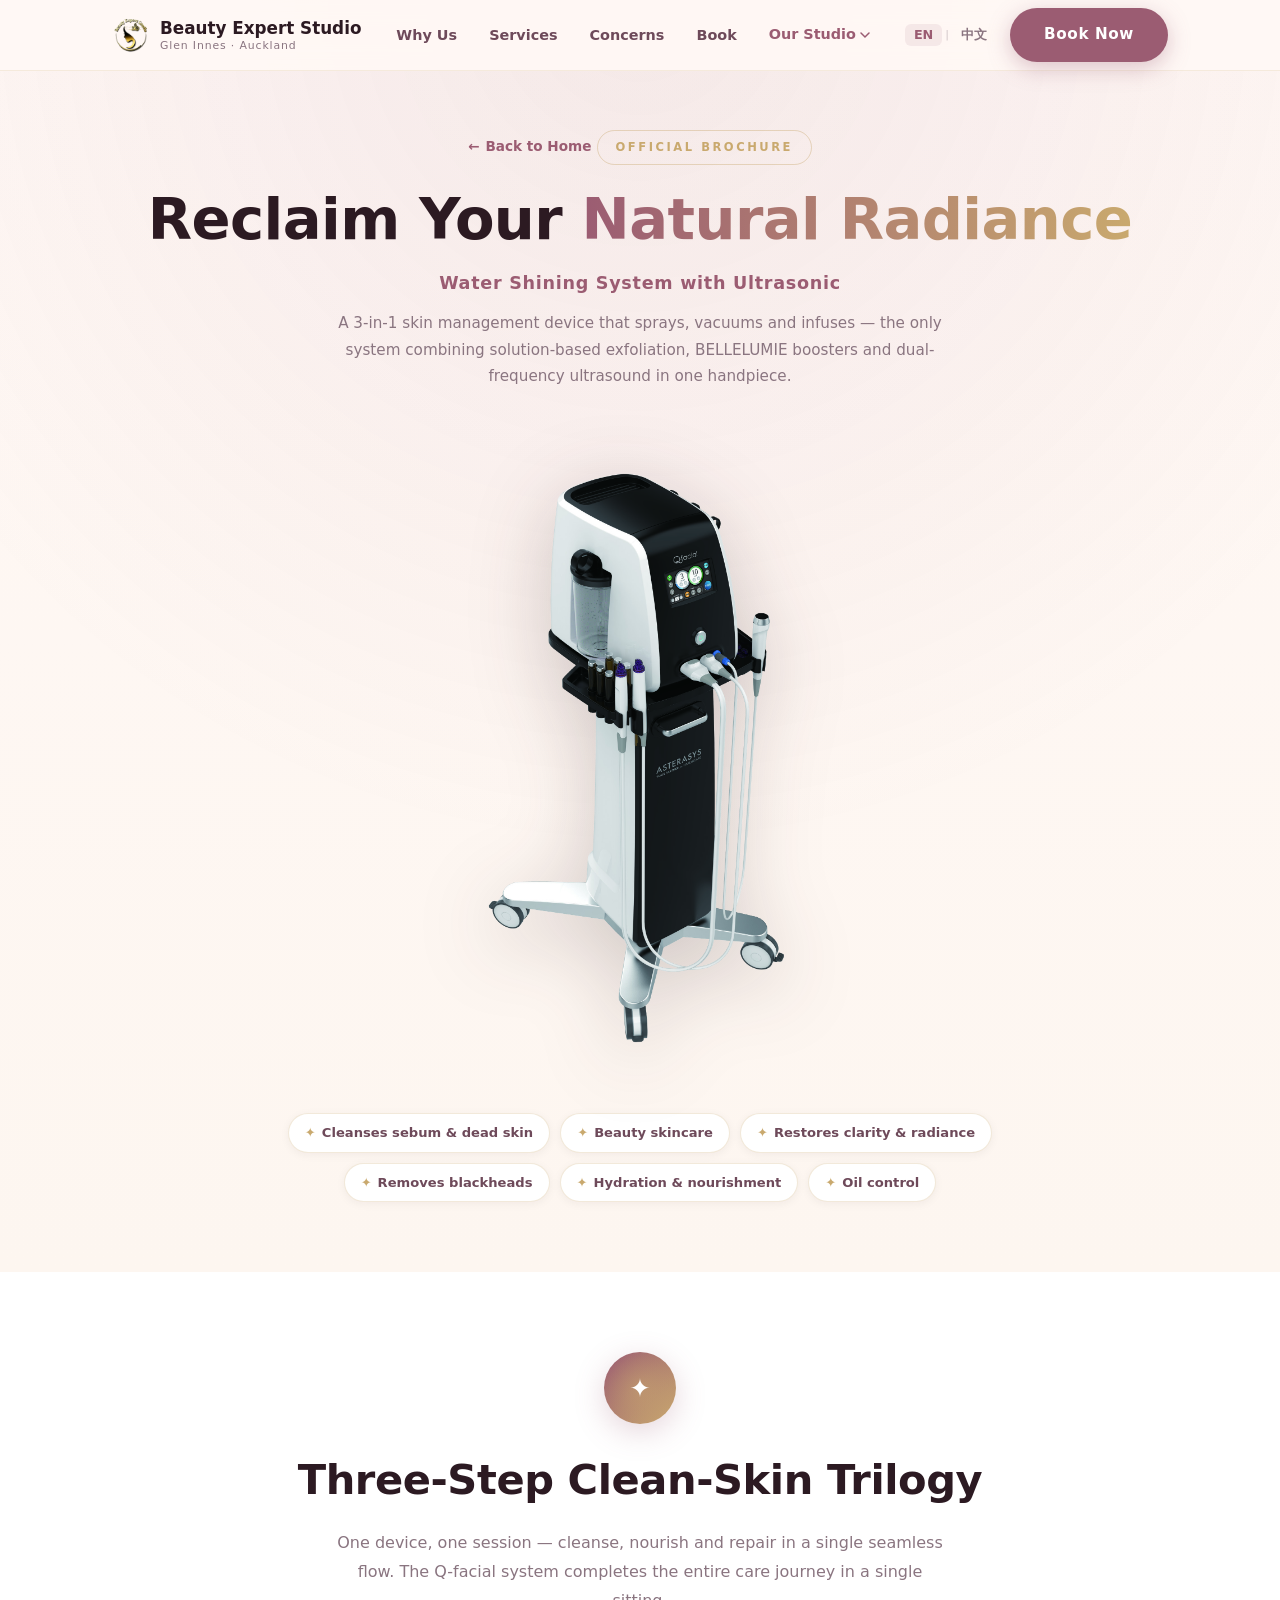
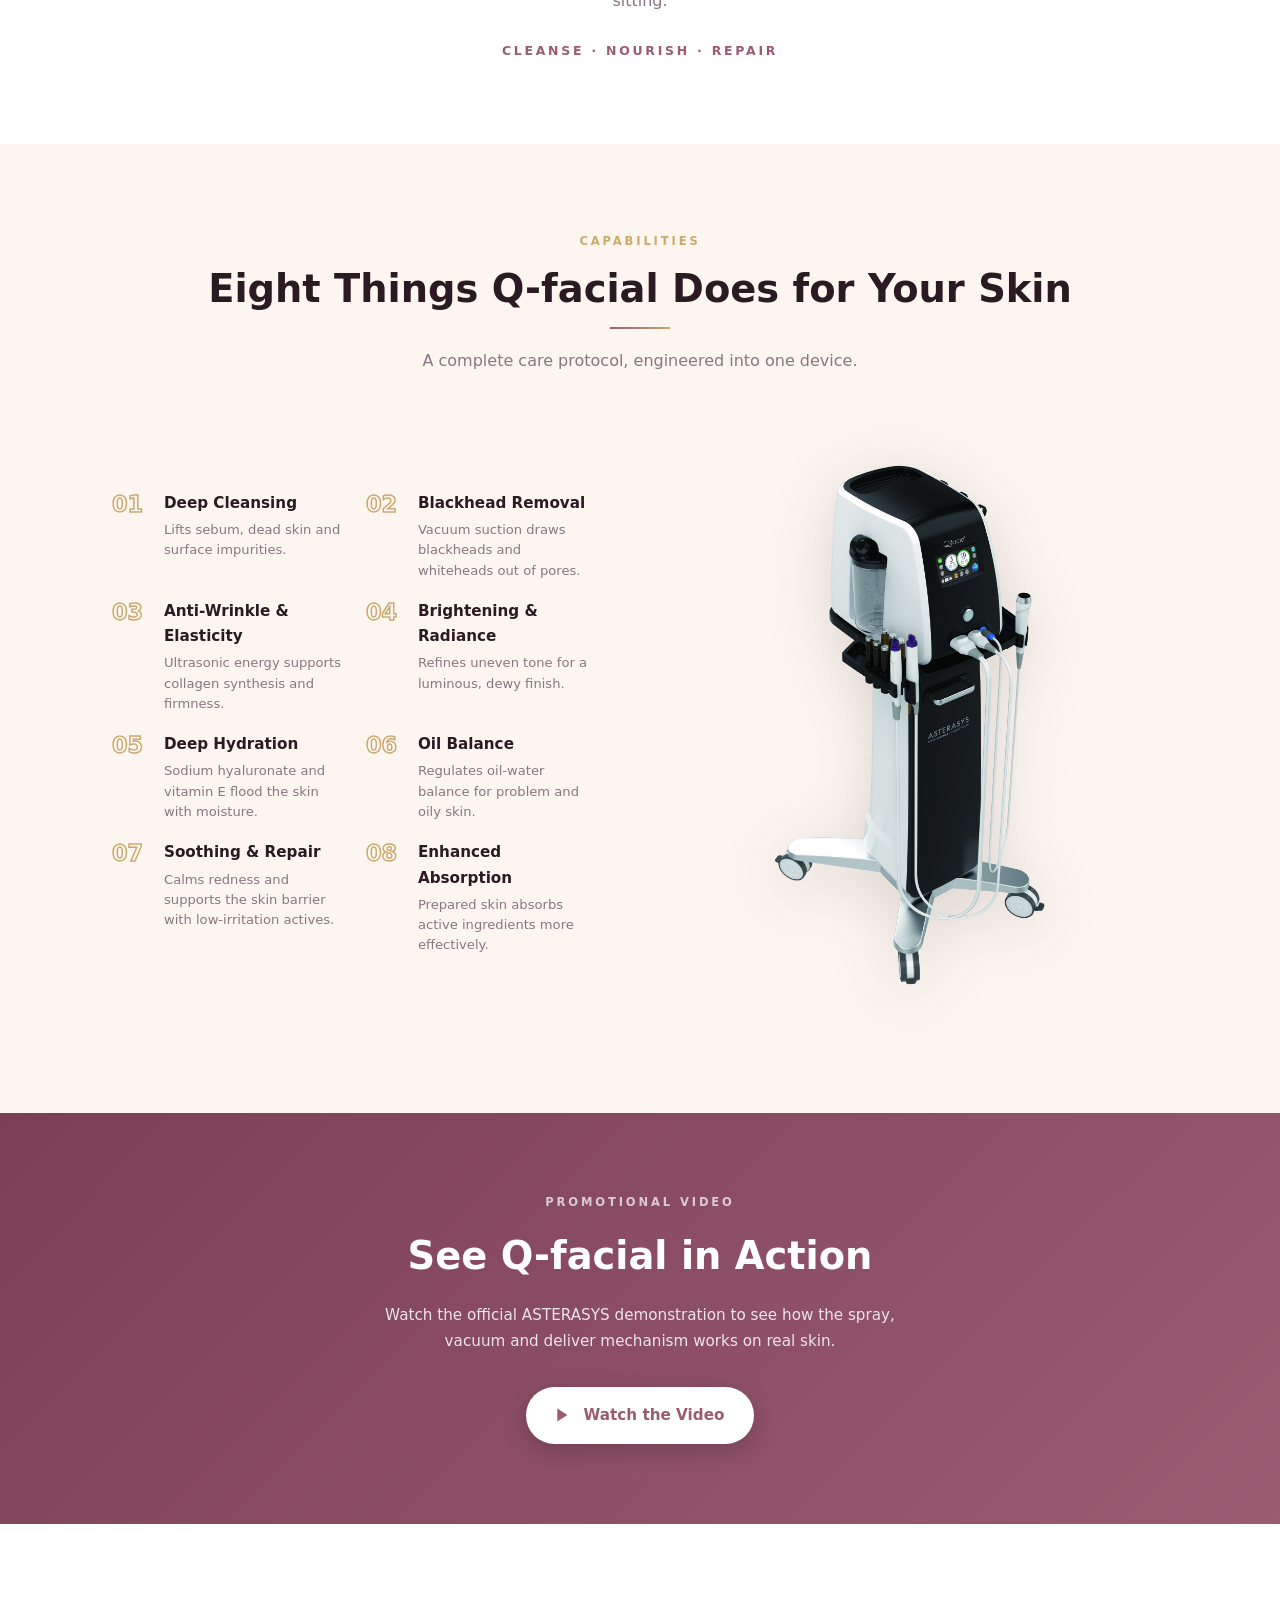
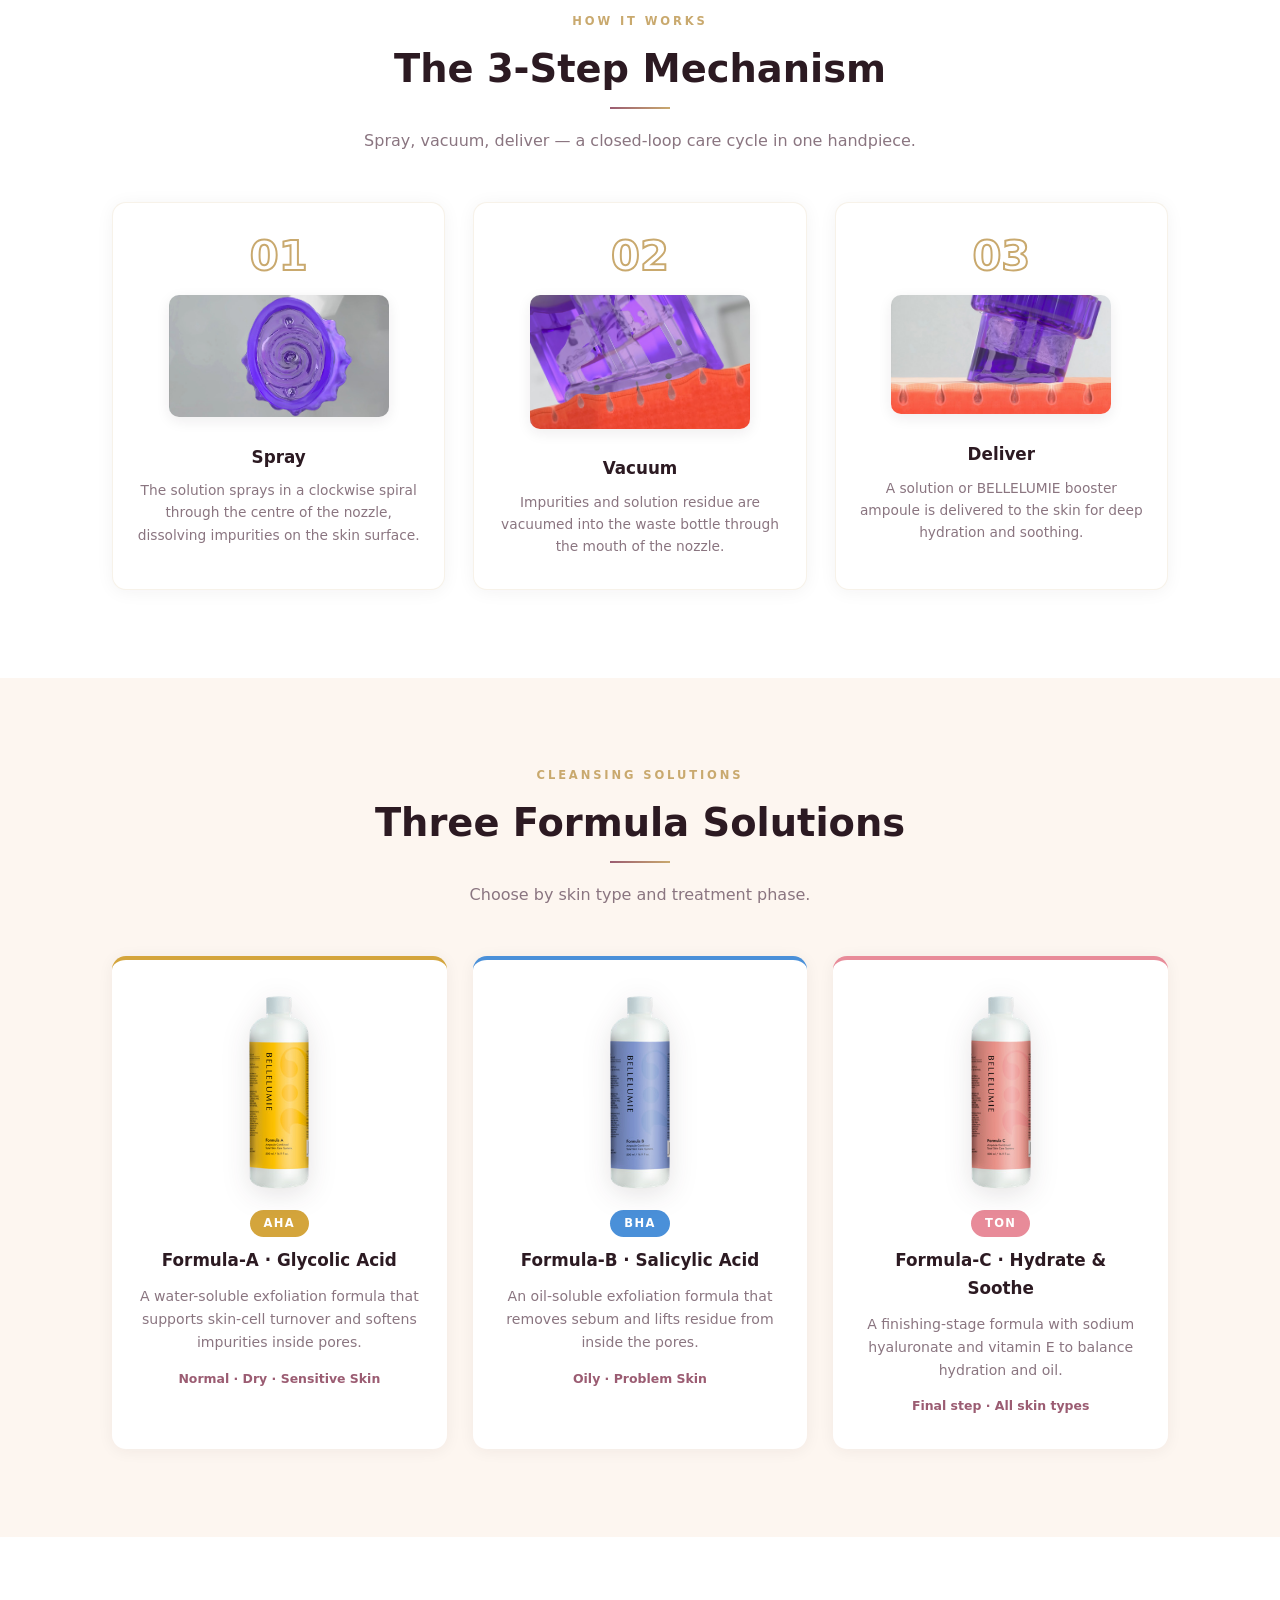
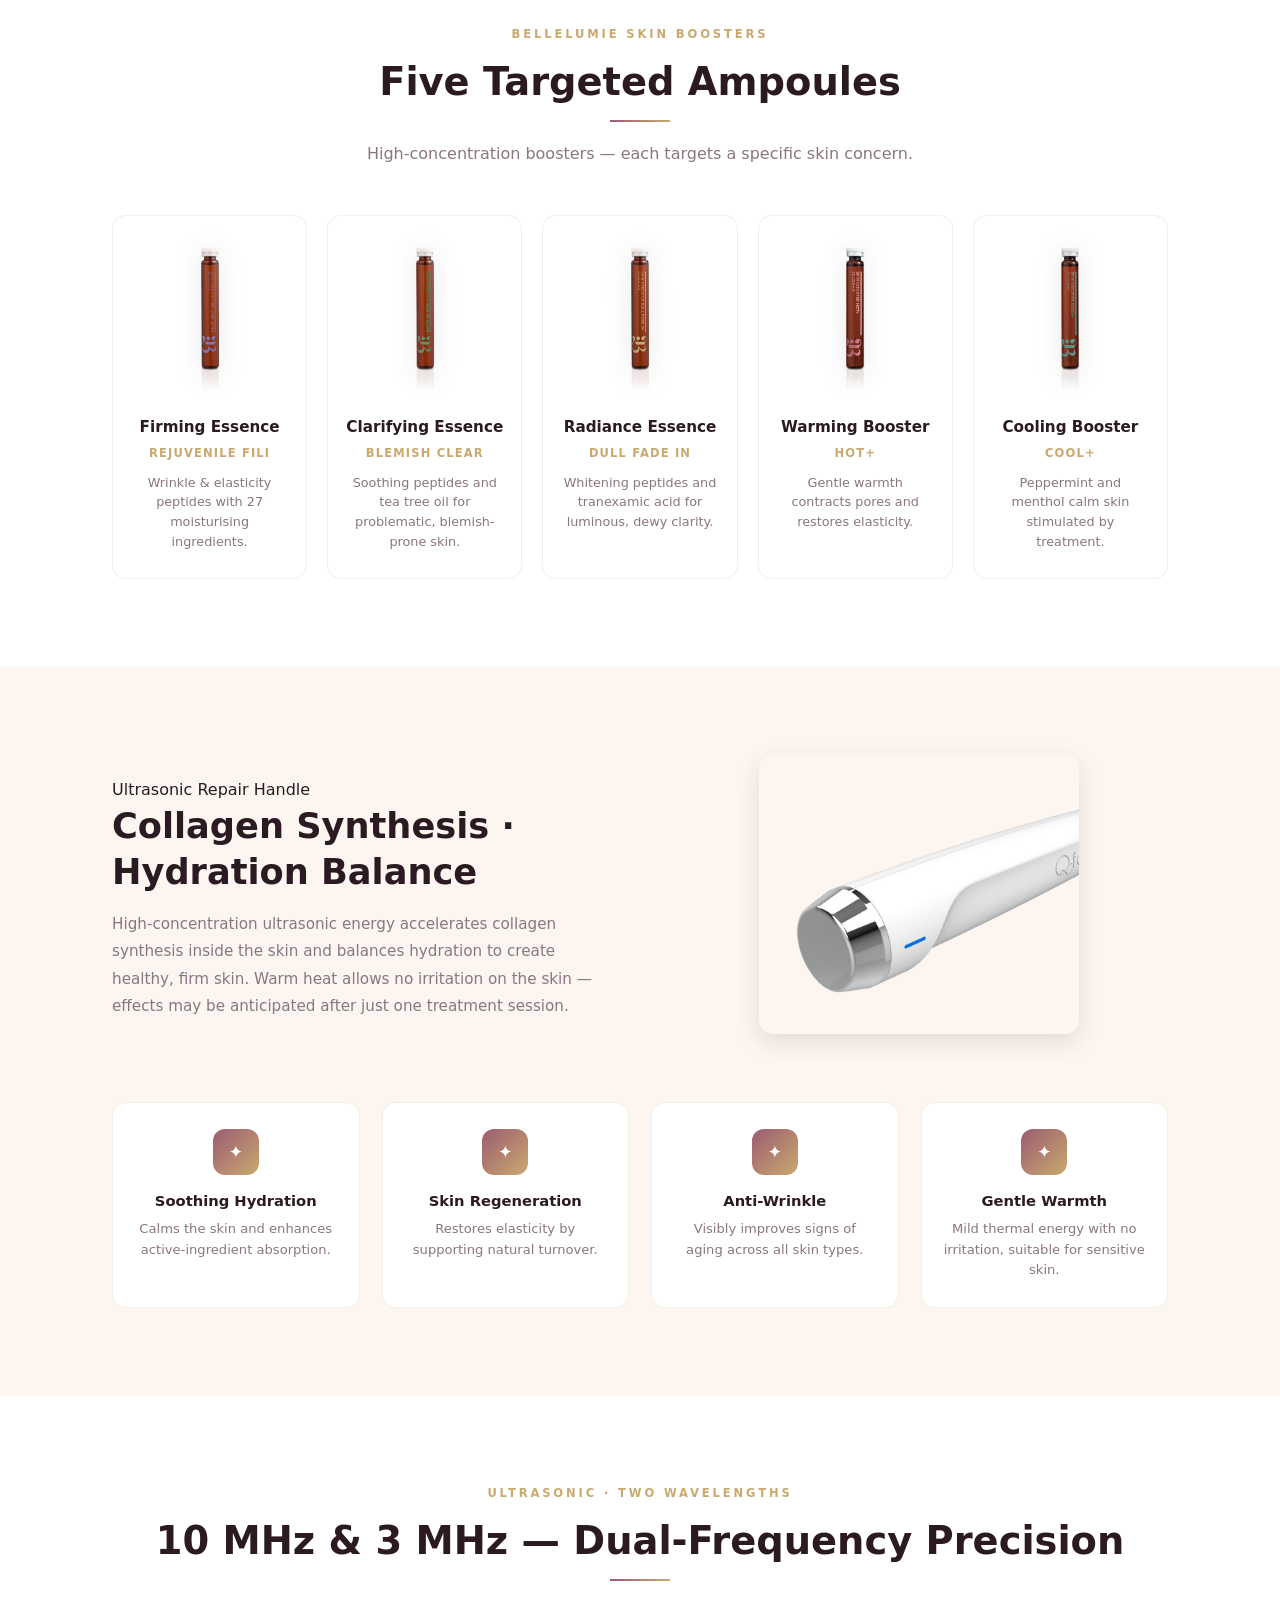
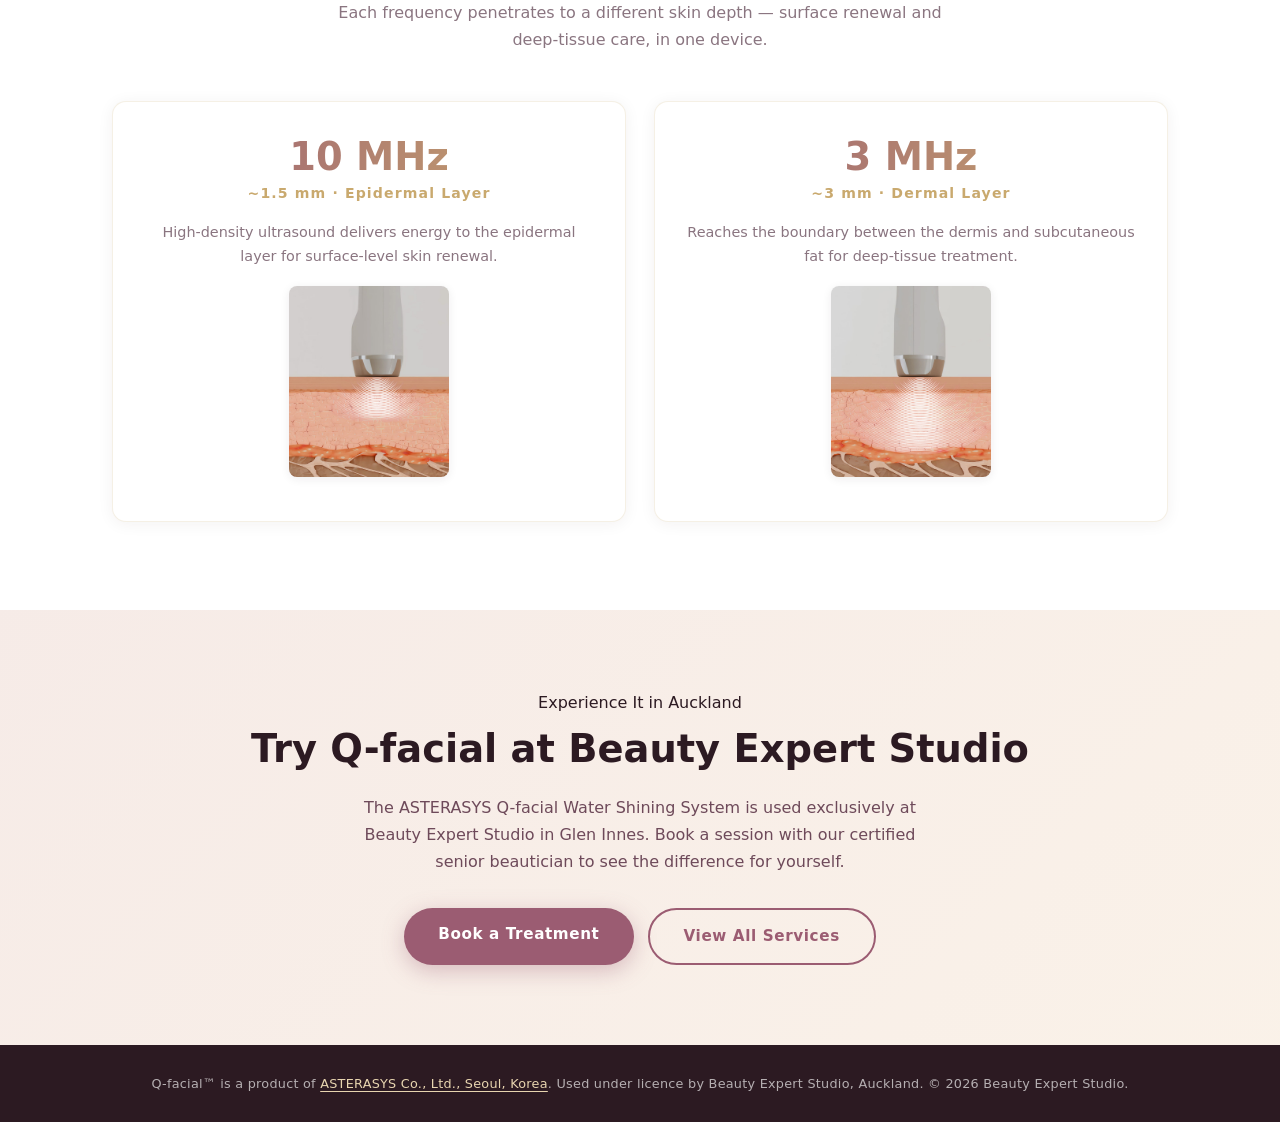
<file: qfacial_2.html>
<!DOCTYPE html>
<html lang="en">
<head>
  <meta charset="UTF-8" />
  <meta name="viewport" content="width=device-width, initial-scale=1.0" />
  <title>Q-facial Official | ASTERASYS Water Shining System — Beauty Expert Studio</title>
  <meta name="description" content="Reclaim natural radiance with the ASTERASYS Q-facial Water Shining System — a 3-in-1 skin management device with ultrasonic technology. Used at Beauty Expert Studio, Auckland." />
  <link rel="canonical" href="https://auckland777.github.io/BeautyExpertStudio/qfacialofficial.html" />
  <meta property="og:type" content="website" />
  <meta property="og:title" content="Q-facial Official | ASTERASYS Water Shining System" />
  <meta property="og:description" content="3-in-1 skin management system with ultrasonic technology — Reclaim natural radiance." />
  <meta property="og:url" content="https://auckland777.github.io/BeautyExpertStudio/qfacialofficial.html" />
  <meta property="og:image" content="https://auckland777.github.io/BeautyExpertStudio/images/qfp-device.png" />
  <link rel="stylesheet" href="css/styles.css">
  <style>
    /* ── Q-facial Official (q-facial.com.cn-inspired layout) ─────── */

    /* Shared section */
    .qfo-sec { padding: 88px 0; }
    .qfo-sec--white  { background: var(--white); }
    .qfo-sec--cream  { background: var(--cream); }
    .qfo-sec--rose   {
      background:
        linear-gradient(180deg, rgba(155,92,114,.04), rgba(201,169,110,.03)),
        var(--light);
    }
    .qfo-sec-head {
      text-align: center;
      margin-bottom: 48px;
    }
    .qfo-sec-head .qfo-eyebrow {
      font-size: .72rem;
      font-weight: 700;
      letter-spacing: .25em;
      text-transform: uppercase;
      color: var(--gold);
      margin-bottom: 14px;
    }
    .qfo-sec-head h2 {
      font-size: clamp(1.6rem, 3.5vw, 2.4rem);
      font-weight: 700;
      color: var(--dark);
      line-height: 1.25;
      margin-bottom: 14px;
    }
    .qfo-sec-head .qfo-sub {
      font-size: 1rem;
      color: var(--grey);
      max-width: 640px;
      margin: 0 auto;
      line-height: 1.7;
    }
    .qfo-rule {
      width: 60px; height: 2px;
      background: linear-gradient(90deg, var(--rose), var(--gold));
      margin: 0 auto 18px;
    }

    /* ── 1. Hero (centered) ──────────────────────────────────────── */
    .qfo-hero {
      padding: 130px 0 70px;
      text-align: center;
      background:
        radial-gradient(circle at 50% 0%, rgba(155,92,114,.10), transparent 60%),
        linear-gradient(180deg, var(--light), var(--cream));
    }
    .qfo-back {
      display: inline-flex; align-items: center; gap: 6px;
      font-size: .85rem; font-weight: 700; color: var(--rose);
      margin-bottom: 18px;
    }
    .qfo-back:hover { color: var(--rose-dk); }
    .qfo-hero-eyebrow {
      display: inline-block;
      padding: 7px 18px;
      border: 1px solid rgba(201,169,110,.4);
      border-radius: 50px;
      font-size: .72rem; font-weight: 700; letter-spacing: .22em;
      text-transform: uppercase; color: var(--gold);
      margin-bottom: 22px;
    }
    .qfo-hero h1 {
      font-size: clamp(2rem, 5.5vw, 3.6rem);
      font-weight: 800;
      color: var(--dark);
      line-height: 1.15;
      margin-bottom: 16px;
      letter-spacing: -.01em;
    }
    .qfo-hero h1 em {
      font-style: normal;
      background: linear-gradient(90deg, var(--rose), var(--gold));
      -webkit-background-clip: text; background-clip: text;
      -webkit-text-fill-color: transparent; color: transparent;
    }
    .qfo-hero-sub {
      font-size: 1.1rem; font-weight: 600; color: var(--rose);
      letter-spacing: .04em;
      margin-bottom: 12px;
    }
    .qfo-hero-desc {
      font-size: .95rem; color: var(--grey);
      max-width: 620px; margin: 0 auto 36px;
      line-height: 1.75;
    }
    .qfo-hero-img {
      margin: 18px auto 36px;
      max-width: 460px;
    }
    .qfo-hero-img img {
      width: 100%; height: auto; display: block;
      filter: drop-shadow(0 18px 40px rgba(44,26,34,.22));
    }
    .qfo-hero-pills {
      display: flex; flex-wrap: wrap; justify-content: center;
      gap: 10px; max-width: 720px; margin: 0 auto;
    }
    .qfo-hero-pill {
      padding: 8px 16px;
      background: var(--white);
      border: 1px solid rgba(201,169,110,.25);
      border-radius: 50px;
      font-size: .82rem; font-weight: 600;
      color: var(--mid);
      box-shadow: 0 2px 10px rgba(44,26,34,.05);
    }
    .qfo-hero-pill::before {
      content: '✦'; color: var(--gold);
      margin-right: 6px;
    }

    /* ── 2. Three-Step intro (净颜三部曲) ─────────────────────────── */
    .qfo-trilogy {
      padding: 80px 0;
      text-align: center;
      background: var(--white);
    }
    .qfo-trilogy-glow {
      width: 72px; height: 72px;
      margin: 0 auto 22px;
      background:
        radial-gradient(circle, rgba(201,169,110,.45), transparent 70%),
        linear-gradient(135deg, var(--rose), var(--gold));
      border-radius: 50%;
      display: flex; align-items: center; justify-content: center;
      color: #fff; font-size: 1.6rem; font-weight: 900;
      box-shadow: 0 8px 30px rgba(155,92,114,.25);
    }
    .qfo-trilogy h2 {
      font-size: clamp(1.8rem, 4vw, 2.6rem);
      font-weight: 800;
      color: var(--dark);
      margin-bottom: 14px;
      letter-spacing: -.01em;
    }
    .qfo-trilogy p {
      font-size: 1rem; color: var(--grey);
      max-width: 620px; margin: 0 auto 8px;
      line-height: 1.8;
    }
    .qfo-trilogy-tag {
      font-size: .78rem; color: var(--rose); font-weight: 700;
      letter-spacing: .22em; text-transform: uppercase;
      margin-top: 18px;
      display: inline-block;
    }

    /* ── 3. Eight-capability matrix ──────────────────────────────── */
    .qfo-matrix-grid {
      display: grid;
      grid-template-columns: 1fr 1.05fr;
      gap: 60px;
      align-items: center;
    }
    .qfo-matrix-img {
      text-align: center;
    }
    .qfo-matrix-img img {
      max-width: 420px; width: 100%;
      filter: drop-shadow(0 12px 32px rgba(44,26,34,.16));
    }
    .qfo-matrix-list {
      display: grid;
      grid-template-columns: repeat(2, 1fr);
      gap: 18px 22px;
    }
    .qfo-matrix-item {
      display: flex;
      gap: 14px;
      align-items: flex-start;
    }
    .qfo-matrix-num {
      flex-shrink: 0;
      font-size: 1.4rem;
      font-weight: 900;
      color: transparent;
      -webkit-text-stroke: 1.5px var(--gold);
      line-height: 1;
      margin-top: 2px;
      min-width: 38px;
    }
    .qfo-matrix-text h4 {
      font-size: .95rem; font-weight: 700; color: var(--dark);
      margin-bottom: 4px;
    }
    .qfo-matrix-text p {
      font-size: .82rem; color: var(--grey); line-height: 1.55;
    }

    /* ── 4. Video showcase card ──────────────────────────────────── */
    .qfo-video {
      padding: 80px 0;
      background:
        linear-gradient(135deg, var(--rose-dk), var(--rose));
      text-align: center;
      color: #fff;
    }
    .qfo-video-eyebrow {
      font-size: .72rem; font-weight: 700; letter-spacing: .25em;
      text-transform: uppercase;
      color: rgba(255,255,255,.7);
      margin-bottom: 12px;
    }
    .qfo-video h2 {
      font-size: clamp(1.8rem, 4vw, 2.4rem);
      font-weight: 800;
      color: #fff;
      margin-bottom: 16px;
    }
    .qfo-video p {
      max-width: 560px; margin: 0 auto 32px;
      color: rgba(255,255,255,.85);
      line-height: 1.7;
      font-size: .95rem;
    }
    .qfo-video-play {
      display: inline-flex; align-items: center; gap: 12px;
      padding: 16px 30px 16px 24px;
      background: #fff;
      color: var(--rose);
      border-radius: 50px;
      font-weight: 700;
      font-size: .95rem;
      transition: transform var(--trans), box-shadow var(--trans);
      box-shadow: 0 6px 24px rgba(0,0,0,.18);
    }
    .qfo-video-play:hover {
      transform: translateY(-2px);
      box-shadow: 0 10px 30px rgba(0,0,0,.25);
      color: var(--rose-dk);
    }
    .qfo-video-play svg {
      width: 22px; height: 22px;
      fill: var(--rose);
    }

    /* ── 5. How It Works (3 steps) ───────────────────────────────── */
    .qfo-steps {
      display: grid;
      grid-template-columns: repeat(3, 1fr);
      gap: 28px;
    }
    .qfo-step {
      text-align: center;
      padding: 32px 24px;
      background: var(--white);
      border-radius: var(--radius);
      box-shadow: 0 2px 18px rgba(44,26,34,.05);
      border: 1px solid rgba(201,169,110,.15);
      transition: transform var(--trans), box-shadow var(--trans);
    }
    .qfo-step:hover {
      transform: translateY(-4px);
      box-shadow: 0 10px 32px rgba(44,26,34,.10);
    }
    .qfo-step-num {
      font-size: 2.6rem;
      font-weight: 900;
      color: transparent;
      -webkit-text-stroke: 2px var(--gold);
      line-height: 1;
      margin-bottom: 18px;
    }
    .qfo-step-img {
      width: 100%; max-width: 220px;
      margin: 0 auto 18px;
      border-radius: 10px;
      box-shadow: 0 4px 14px rgba(44,26,34,.08);
    }
    .qfo-step h4 {
      font-size: 1.05rem; font-weight: 700;
      color: var(--dark); margin-bottom: 8px;
    }
    .qfo-step p {
      font-size: .86rem; color: var(--grey);
      line-height: 1.6;
    }

    /* ── 6. Three Solutions ──────────────────────────────────────── */
    .qfo-solutions {
      display: grid;
      grid-template-columns: repeat(3, 1fr);
      gap: 26px;
    }
    .qfo-sol {
      background: var(--white);
      border-radius: var(--radius);
      padding: 32px 26px;
      text-align: center;
      border-top: 4px solid var(--gold);
      box-shadow: 0 2px 16px rgba(44,26,34,.06);
      transition: transform var(--trans), box-shadow var(--trans);
      display: flex; flex-direction: column;
    }
    .qfo-sol:hover {
      transform: translateY(-4px);
      box-shadow: 0 12px 36px rgba(44,26,34,.12);
    }
    .qfo-sol.f-a { border-top-color: #D4A53C; }
    .qfo-sol.f-b { border-top-color: #4A90D9; }
    .qfo-sol.f-c { border-top-color: #E88B99; }
    .qfo-sol-img {
      max-height: 200px; width: auto;
      margin: 0 auto 18px;
      filter: drop-shadow(0 6px 14px rgba(44,26,34,.12));
    }
    .qfo-sol-badge {
      display: inline-block;
      padding: 4px 14px; border-radius: 50px;
      font-size: .72rem; font-weight: 700; letter-spacing: .12em;
      text-transform: uppercase; color: #fff;
      margin: 0 auto 10px;
    }
    .f-a .qfo-sol-badge { background: #D4A53C; }
    .f-b .qfo-sol-badge { background: #4A90D9; }
    .f-c .qfo-sol-badge { background: #E88B99; }
    .qfo-sol h4 {
      font-size: 1.05rem; font-weight: 700; color: var(--dark);
      margin-bottom: 10px;
    }
    .qfo-sol p {
      font-size: .88rem; color: var(--grey);
      line-height: 1.65;
    }
    .qfo-sol-skin {
      font-size: .78rem; font-weight: 600; color: var(--rose);
      margin-top: 14px;
    }

    /* ── 7. Five Boosters (5-col grid) ───────────────────────────── */
    .qfo-boosters {
      display: grid;
      grid-template-columns: repeat(5, 1fr);
      gap: 20px;
    }
    .qfo-bst {
      background: var(--white);
      border-radius: var(--radius);
      padding: 26px 18px;
      text-align: center;
      border: 1px solid rgba(201,169,110,.18);
      transition: transform var(--trans), box-shadow var(--trans);
    }
    .qfo-bst:hover {
      transform: translateY(-4px);
      box-shadow: 0 10px 28px rgba(44,26,34,.10);
    }
    .qfo-bst-img {
      max-height: 150px; width: auto;
      margin: 0 auto 14px;
      filter: drop-shadow(0 4px 12px rgba(44,26,34,.10));
    }
    .qfo-bst h4 {
      font-size: .95rem; font-weight: 700; color: var(--dark);
      margin-bottom: 4px;
    }
    .qfo-bst .qfo-bst-en {
      font-size: .72rem; font-weight: 600; color: var(--gold);
      letter-spacing: .1em; text-transform: uppercase;
      margin-bottom: 10px;
      display: block;
    }
    .qfo-bst p {
      font-size: .8rem; color: var(--grey);
      line-height: 1.55;
    }

    /* ── 8. Ultrasonic handle ────────────────────────────────────── */
    .qfo-us-intro {
      display: grid;
      grid-template-columns: 1fr 1fr;
      gap: 60px;
      align-items: center;
      margin-bottom: 60px;
    }
    .qfo-us-img {
      text-align: center;
    }
    .qfo-us-img img {
      max-width: 320px; width: 100%;
      border-radius: var(--radius);
      box-shadow: 0 8px 24px rgba(44,26,34,.12);
    }
    .qfo-us-text h2 {
      font-size: clamp(1.6rem, 3.5vw, 2.2rem);
      font-weight: 700; color: var(--dark);
      margin-bottom: 16px;
      line-height: 1.3;
    }
    .qfo-us-text p {
      font-size: .95rem; color: var(--grey);
      line-height: 1.8;
    }
    .qfo-us-blocks {
      display: grid;
      grid-template-columns: repeat(4, 1fr);
      gap: 22px;
    }
    .qfo-us-block {
      padding: 26px 22px;
      background: var(--white);
      border-radius: var(--radius);
      text-align: center;
      border: 1px solid rgba(201,169,110,.18);
    }
    .qfo-us-block-icon {
      width: 46px; height: 46px;
      margin: 0 auto 14px;
      background: linear-gradient(135deg, var(--rose), var(--gold));
      border-radius: 12px;
      display: flex; align-items: center; justify-content: center;
      color: #fff; font-size: 1.1rem; font-weight: 900;
    }
    .qfo-us-block h4 {
      font-size: .92rem; font-weight: 700; color: var(--dark);
      margin-bottom: 6px;
    }
    .qfo-us-block p {
      font-size: .82rem; color: var(--grey); line-height: 1.55;
    }

    /* ── 9. Dual wavelength ──────────────────────────────────────── */
    .qfo-wave-grid {
      display: grid;
      grid-template-columns: 1fr 1fr;
      gap: 28px;
    }
    .qfo-wave {
      padding: 36px 30px;
      background: var(--white);
      border-radius: var(--radius);
      text-align: center;
      border: 1px solid rgba(201,169,110,.18);
      box-shadow: 0 2px 16px rgba(44,26,34,.06);
    }
    .qfo-wave-freq {
      font-size: 2.4rem; font-weight: 900;
      background: linear-gradient(90deg, var(--rose), var(--gold));
      -webkit-background-clip: text; background-clip: text;
      -webkit-text-fill-color: transparent;
      line-height: 1; margin-bottom: 6px;
    }
    .qfo-wave-depth {
      font-size: .88rem; font-weight: 700; color: var(--gold);
      letter-spacing: .08em;
      margin-bottom: 14px;
    }
    .qfo-wave p {
      font-size: .9rem; color: var(--grey);
      line-height: 1.7; margin-bottom: 18px;
    }
    .qfo-wave-img {
      max-width: 160px; width: 100%;
      margin: 0 auto;
      border-radius: 8px;
      box-shadow: 0 2px 10px rgba(44,26,34,.08);
    }

    /* ── 10. Studio CTA (replaces contact form) ──────────────────── */
    .qfo-studio {
      padding: 80px 0;
      background:
        linear-gradient(135deg, rgba(155,92,114,.07), rgba(201,169,110,.06)),
        var(--cream);
      text-align: center;
    }
    .qfo-studio h2 {
      font-size: clamp(1.8rem, 4vw, 2.4rem);
      font-weight: 800;
      color: var(--dark);
      margin-bottom: 14px;
    }
    .qfo-studio p {
      font-size: 1rem; color: var(--mid);
      max-width: 560px; margin: 0 auto 32px;
      line-height: 1.7;
    }
    .qfo-studio-ctas {
      display: flex; gap: 14px; justify-content: center;
      flex-wrap: wrap;
    }

    /* ── Footer override (minimal) ───────────────────────────────── */
    .qfo-footer {
      padding: 28px 0;
      background: var(--dark);
      color: rgba(255,255,255,.65);
      font-size: .8rem;
      text-align: center;
      letter-spacing: .02em;
    }
    .qfo-footer a {
      color: var(--gold-lt);
      text-decoration: underline;
      text-underline-offset: 3px;
    }

    /* ── Responsive ──────────────────────────────────────────────── */
    @media (max-width: 960px) {
      .qfo-matrix-grid { grid-template-columns: 1fr; gap: 40px; }
      .qfo-matrix-img { order: -1; }
      .qfo-us-intro   { grid-template-columns: 1fr; gap: 30px; }
      .qfo-us-img     { order: -1; }
      .qfo-us-blocks  { grid-template-columns: repeat(2, 1fr); }
      .qfo-boosters   { grid-template-columns: repeat(3, 1fr); }
      .qfo-solutions  { grid-template-columns: 1fr; }
      .qfo-wave-grid  { grid-template-columns: 1fr; }
    }
    @media (max-width: 680px) {
      .qfo-sec { padding: 60px 0; }
      .qfo-hero { padding: 110px 0 50px; }
      .qfo-steps { grid-template-columns: 1fr; }
      .qfo-boosters { grid-template-columns: 1fr; }
      .qfo-matrix-list { grid-template-columns: 1fr; }
      .qfo-us-blocks { grid-template-columns: 1fr; }
    }
  </style>
</head>
<body>

<!-- ── Navigation (Contact dropdown removed) ───────────────────── -->
<nav id="navbar">
  <div class="container nav-inner">
    <a href="index.html" class="nav-logo">
      <div class="logo-mark"><img src="images/logo.png" alt="Beauty Expert Studio logo" /></div>
      <div class="logo-text">
        Beauty Expert Studio
        <span>Glen Innes · Auckland</span>
      </div>
    </a>
    <ul class="nav-links">
      <li><a href="index.html#why-us" data-i18n="nav.why">Why Us</a></li>
      <li><a href="index.html#services" data-i18n="nav.services">Services</a></li>
      <li><a href="index.html#concerns" data-i18n="nav.concerns">Concerns</a></li>
      <li><a href="index.html#booking" data-i18n="nav.book">Book</a></li>
      <li class="nav-dropdown">
        <a class="nav-dropdown-toggle" style="color:var(--rose)"><span data-i18n="nav.studio-menu">Our Studio</span> <svg class="dd-chevron" viewBox="0 0 10 6" fill="none" stroke="currentColor" stroke-width="1.5" stroke-linecap="round"><polyline points="1,1 5,5 9,1"/></svg></a>
        <ul class="nav-dropdown-menu">
          <li><a href="studio.html" data-i18n="nav.studio">Studio Gallery</a></li>
          <li><a href="qfacialofficial.html" data-i18n="nav.qfacial">Q Facial Device</a></li>
          <li><a href="consent.html" target="_blank" data-i18n="nav.consent">Consent Form</a></li>
        </ul>
      </li>
    </ul>
    <div class="nav-cta">
      <div class="lang-switch">
        <button class="lang-btn active" id="btn-en" onclick="setLang('en')">EN</button>
        <span class="lang-sep">|</span>
        <button class="lang-btn" id="btn-zh" onclick="setLang('zh')">中文</button>
      </div>
      <a href="index.html#booking" class="btn btn-primary" data-i18n="nav.book-now">Book Now</a>
    </div>
    <div class="hamburger" id="menuBtn">
      <span></span><span></span><span></span>
    </div>
  </div>
</nav>

<!-- ── Mobile Nav ──────────────────────────────────────────────── -->
<div class="mobile-nav" id="mobileNav">
  <div class="mobile-nav-drawer">
    <button class="mobile-nav-close" id="closeNav">&#x2715;</button>
    <ul>
      <li><a href="index.html#why-us" class="mobile-link" data-i18n="nav.why">Why Us</a></li>
      <li><a href="index.html#services" class="mobile-link" data-i18n="nav.services">Services</a></li>
      <li><a href="studio.html" class="mobile-link" data-i18n="nav.studio">Studio</a></li>
      <li><a href="qfacialofficial.html" class="mobile-link" data-i18n="nav.qfacial">Q Facial</a></li>
      <li><a href="consent.html" target="_blank" class="mobile-link" data-i18n="nav.consent">Consent Form</a></li>
      <li><a href="index.html#concerns" class="mobile-link" data-i18n="nav.concerns">Concerns</a></li>
      <li><a href="index.html#booking" class="mobile-link" data-i18n="mob.book">Book Appointment</a></li>
    </ul>
    <div class="lang-switch" style="margin-top:24px;justify-content:center;gap:8px;">
      <button class="lang-btn active" data-lang="en" onclick="setLang('en');document.getElementById('mobileNav').classList.remove('open')">EN</button>
      <span class="lang-sep" style="font-size:.9rem">|</span>
      <button class="lang-btn" data-lang="zh" onclick="setLang('zh');document.getElementById('mobileNav').classList.remove('open')">中文</button>
    </div>
  </div>
</div>

<!-- ── 1. Hero ─────────────────────────────────────────────────── -->
<section class="qfo-hero">
  <div class="container">
    <a href="index.html" class="qfo-back">&larr; <span data-i18n="qfo.back">Back to Home</span></a>
    <div class="qfo-hero-eyebrow" data-i18n="qfo.tag">Official Brochure</div>
    <h1 data-i18n-html="qfo.h1">Reclaim Your <em>Natural Radiance</em></h1>
    <p class="qfo-hero-sub" data-i18n="qfo.subtitle">Water Shining System with Ultrasonic</p>
    <p class="qfo-hero-desc" data-i18n="qfo.desc">A 3-in-1 skin management device that sprays, vacuums and infuses — the only system combining solution-based exfoliation, BELLELUMIE boosters and dual-frequency ultrasound in one handpiece.</p>
    <div class="qfo-hero-img">
      <img src="images/qfp-device.png" alt="Q-facial Water Shining System device" />
    </div>
    <div class="qfo-hero-pills">
      <span class="qfo-hero-pill" data-i18n="qfo.pill1">Cleanses sebum &amp; dead skin</span>
      <span class="qfo-hero-pill" data-i18n="qfo.pill2">Beauty skincare</span>
      <span class="qfo-hero-pill" data-i18n="qfo.pill3">Restores clarity &amp; radiance</span>
      <span class="qfo-hero-pill" data-i18n="qfo.pill4">Removes blackheads</span>
      <span class="qfo-hero-pill" data-i18n="qfo.pill5">Hydration &amp; nourishment</span>
      <span class="qfo-hero-pill" data-i18n="qfo.pill6">Oil control</span>
    </div>
  </div>
</section>

<!-- ── 2. 净颜三部曲 Three-Step Trilogy intro ───────────────────── -->
<section class="qfo-trilogy">
  <div class="container">
    <div class="qfo-trilogy-glow">✦</div>
    <h2 data-i18n="qfo.tri-h">Three-Step Clean-Skin Trilogy</h2>
    <p data-i18n="qfo.tri-p">One device, one session — cleanse, nourish and repair in a single seamless flow. The Q-facial system completes the entire care journey in a single sitting.</p>
    <div class="qfo-trilogy-tag" data-i18n="qfo.tri-tag">Cleanse · Nourish · Repair</div>
  </div>
</section>

<!-- ── 3. Eight-Capability Matrix ──────────────────────────────── -->
<section class="qfo-sec qfo-sec--cream">
  <div class="container">
    <div class="qfo-sec-head">
      <div class="qfo-eyebrow" data-i18n="qfo.cap-eye">Capabilities</div>
      <h2 data-i18n="qfo.cap-h">Eight Things Q-facial Does for Your Skin</h2>
      <div class="qfo-rule"></div>
      <p class="qfo-sub" data-i18n="qfo.cap-p">A complete care protocol, engineered into one device.</p>
    </div>
    <div class="qfo-matrix-grid">
      <div class="qfo-matrix-list">
        <div class="qfo-matrix-item fade-up">
          <div class="qfo-matrix-num">01</div>
          <div class="qfo-matrix-text">
            <h4 data-i18n="qfo.c1-h">Deep Cleansing</h4>
            <p data-i18n="qfo.c1-p">Lifts sebum, dead skin and surface impurities.</p>
          </div>
        </div>
        <div class="qfo-matrix-item fade-up">
          <div class="qfo-matrix-num">02</div>
          <div class="qfo-matrix-text">
            <h4 data-i18n="qfo.c2-h">Blackhead Removal</h4>
            <p data-i18n="qfo.c2-p">Vacuum suction draws blackheads and whiteheads out of pores.</p>
          </div>
        </div>
        <div class="qfo-matrix-item fade-up">
          <div class="qfo-matrix-num">03</div>
          <div class="qfo-matrix-text">
            <h4 data-i18n="qfo.c3-h">Anti-Wrinkle &amp; Elasticity</h4>
            <p data-i18n="qfo.c3-p">Ultrasonic energy supports collagen synthesis and firmness.</p>
          </div>
        </div>
        <div class="qfo-matrix-item fade-up">
          <div class="qfo-matrix-num">04</div>
          <div class="qfo-matrix-text">
            <h4 data-i18n="qfo.c4-h">Brightening &amp; Radiance</h4>
            <p data-i18n="qfo.c4-p">Refines uneven tone for a luminous, dewy finish.</p>
          </div>
        </div>
        <div class="qfo-matrix-item fade-up">
          <div class="qfo-matrix-num">05</div>
          <div class="qfo-matrix-text">
            <h4 data-i18n="qfo.c5-h">Deep Hydration</h4>
            <p data-i18n="qfo.c5-p">Sodium hyaluronate and vitamin E flood the skin with moisture.</p>
          </div>
        </div>
        <div class="qfo-matrix-item fade-up">
          <div class="qfo-matrix-num">06</div>
          <div class="qfo-matrix-text">
            <h4 data-i18n="qfo.c6-h">Oil Balance</h4>
            <p data-i18n="qfo.c6-p">Regulates oil-water balance for problem and oily skin.</p>
          </div>
        </div>
        <div class="qfo-matrix-item fade-up">
          <div class="qfo-matrix-num">07</div>
          <div class="qfo-matrix-text">
            <h4 data-i18n="qfo.c7-h">Soothing &amp; Repair</h4>
            <p data-i18n="qfo.c7-p">Calms redness and supports the skin barrier with low-irritation actives.</p>
          </div>
        </div>
        <div class="qfo-matrix-item fade-up">
          <div class="qfo-matrix-num">08</div>
          <div class="qfo-matrix-text">
            <h4 data-i18n="qfo.c8-h">Enhanced Absorption</h4>
            <p data-i18n="qfo.c8-p">Prepared skin absorbs active ingredients more effectively.</p>
          </div>
        </div>
      </div>
      <div class="qfo-matrix-img fade-up">
        <img src="images/qfp-device.png" alt="Q-facial device with ampoule" />
      </div>
    </div>
  </div>
</section>

<!-- ── 4. Promotional Video card ───────────────────────────────── -->
<section class="qfo-video">
  <div class="container">
    <div class="qfo-video-eyebrow" data-i18n="qfo.vid-eye">Promotional Video</div>
    <h2 data-i18n="qfo.vid-h">See Q-facial in Action</h2>
    <p data-i18n="qfo.vid-p">Watch the official ASTERASYS demonstration to see how the spray, vacuum and deliver mechanism works on real skin.</p>
    <a href="https://www.asterasys.com" target="_blank" rel="noopener" class="qfo-video-play">
      <svg viewBox="0 0 24 24" aria-hidden="true"><path d="M8 5v14l11-7L8 5z"/></svg>
      <span data-i18n="qfo.vid-btn">Watch the Video</span>
    </a>
  </div>
</section>

<!-- ── 5. How It Works (3-step mechanism) ──────────────────────── -->
<section class="qfo-sec qfo-sec--white">
  <div class="container">
    <div class="qfo-sec-head">
      <div class="qfo-eyebrow" data-i18n="qfo.mech-eye">How It Works</div>
      <h2 data-i18n="qfo.mech-h">The 3-Step Mechanism</h2>
      <div class="qfo-rule"></div>
      <p class="qfo-sub" data-i18n="qfo.mech-p">Spray, vacuum, deliver — a closed-loop care cycle in one handpiece.</p>
    </div>
    <div class="qfo-steps">
      <div class="qfo-step fade-up">
        <div class="qfo-step-num">01</div>
        <img class="qfo-step-img" src="images/qfp-step1.jpg" alt="Spray step" loading="lazy" />
        <h4 data-i18n="qfo.m1-h">Spray</h4>
        <p data-i18n="qfo.m1-p">The solution sprays in a clockwise spiral through the centre of the nozzle, dissolving impurities on the skin surface.</p>
      </div>
      <div class="qfo-step fade-up" style="transition-delay:.08s">
        <div class="qfo-step-num">02</div>
        <img class="qfo-step-img" src="images/qfp-step2.jpg" alt="Vacuum step" loading="lazy" />
        <h4 data-i18n="qfo.m2-h">Vacuum</h4>
        <p data-i18n="qfo.m2-p">Impurities and solution residue are vacuumed into the waste bottle through the mouth of the nozzle.</p>
      </div>
      <div class="qfo-step fade-up" style="transition-delay:.16s">
        <div class="qfo-step-num">03</div>
        <img class="qfo-step-img" src="images/qfp-step3.jpg" alt="Deliver step" loading="lazy" />
        <h4 data-i18n="qfo.m3-h">Deliver</h4>
        <p data-i18n="qfo.m3-p">A solution or BELLELUMIE booster ampoule is delivered to the skin for deep hydration and soothing.</p>
      </div>
    </div>
  </div>
</section>

<!-- ── 6. Three Solutions ──────────────────────────────────────── -->
<section class="qfo-sec qfo-sec--cream">
  <div class="container">
    <div class="qfo-sec-head">
      <div class="qfo-eyebrow" data-i18n="qfo.sol-eye">Cleansing Solutions</div>
      <h2 data-i18n="qfo.sol-h">Three Formula Solutions</h2>
      <div class="qfo-rule"></div>
      <p class="qfo-sub" data-i18n="qfo.sol-p">Choose by skin type and treatment phase.</p>
    </div>
    <div class="qfo-solutions">
      <div class="qfo-sol f-a fade-up">
        <img class="qfo-sol-img" src="images/qfp-formula-a.png" alt="Formula A" loading="lazy" />
        <span class="qfo-sol-badge">AHA</span>
        <h4 data-i18n="qfo.fa-h">Formula-A · Glycolic Acid</h4>
        <p data-i18n="qfo.fa-p">A water-soluble exfoliation formula that supports skin-cell turnover and softens impurities inside pores.</p>
        <div class="qfo-sol-skin" data-i18n="qfo.fa-skin">Normal · Dry · Sensitive Skin</div>
      </div>
      <div class="qfo-sol f-b fade-up" style="transition-delay:.08s">
        <img class="qfo-sol-img" src="images/qfp-formula-b.png" alt="Formula B" loading="lazy" />
        <span class="qfo-sol-badge">BHA</span>
        <h4 data-i18n="qfo.fb-h">Formula-B · Salicylic Acid</h4>
        <p data-i18n="qfo.fb-p">An oil-soluble exfoliation formula that removes sebum and lifts residue from inside the pores.</p>
        <div class="qfo-sol-skin" data-i18n="qfo.fb-skin">Oily · Problem Skin</div>
      </div>
      <div class="qfo-sol f-c fade-up" style="transition-delay:.16s">
        <img class="qfo-sol-img" src="images/qfp-formula-c.png" alt="Formula C" loading="lazy" />
        <span class="qfo-sol-badge">TON</span>
        <h4 data-i18n="qfo.fc-h">Formula-C · Hydrate &amp; Soothe</h4>
        <p data-i18n="qfo.fc-p">A finishing-stage formula with sodium hyaluronate and vitamin E to balance hydration and oil.</p>
        <div class="qfo-sol-skin" data-i18n="qfo.fc-skin">Final step · All skin types</div>
      </div>
    </div>
  </div>
</section>

<!-- ── 7. Five BELLELUMIE Boosters ─────────────────────────────── -->
<section class="qfo-sec qfo-sec--white">
  <div class="container">
    <div class="qfo-sec-head">
      <div class="qfo-eyebrow" data-i18n="qfo.bst-eye">BELLELUMIE Skin Boosters</div>
      <h2 data-i18n="qfo.bst-h">Five Targeted Ampoules</h2>
      <div class="qfo-rule"></div>
      <p class="qfo-sub" data-i18n="qfo.bst-p">High-concentration boosters — each targets a specific skin concern.</p>
    </div>
    <div class="qfo-boosters">
      <div class="qfo-bst fade-up">
        <img class="qfo-bst-img" src="images/qfp-booster-fili.png" alt="Rejuvenile Fili" loading="lazy" />
        <h4 data-i18n="qfo.b1-h">Firming Essence</h4>
        <span class="qfo-bst-en">Rejuvenile Fili</span>
        <p data-i18n="qfo.b1-p">Wrinkle &amp; elasticity peptides with 27 moisturising ingredients.</p>
      </div>
      <div class="qfo-bst fade-up" style="transition-delay:.05s">
        <img class="qfo-bst-img" src="images/qfp-booster-blemish.png" alt="Blemish Clear" loading="lazy" />
        <h4 data-i18n="qfo.b2-h">Clarifying Essence</h4>
        <span class="qfo-bst-en">Blemish Clear</span>
        <p data-i18n="qfo.b2-p">Soothing peptides and tea tree oil for problematic, blemish-prone skin.</p>
      </div>
      <div class="qfo-bst fade-up" style="transition-delay:.1s">
        <img class="qfo-bst-img" src="images/qfp-booster-dull.png" alt="Dull Fade In" loading="lazy" />
        <h4 data-i18n="qfo.b3-h">Radiance Essence</h4>
        <span class="qfo-bst-en">Dull Fade In</span>
        <p data-i18n="qfo.b3-p">Whitening peptides and tranexamic acid for luminous, dewy clarity.</p>
      </div>
      <div class="qfo-bst fade-up" style="transition-delay:.15s">
        <img class="qfo-bst-img" src="images/qfp-booster-hot.png" alt="Hot+" loading="lazy" />
        <h4 data-i18n="qfo.b4-h">Warming Booster</h4>
        <span class="qfo-bst-en">Hot+</span>
        <p data-i18n="qfo.b4-p">Gentle warmth contracts pores and restores elasticity.</p>
      </div>
      <div class="qfo-bst fade-up" style="transition-delay:.2s">
        <img class="qfo-bst-img" src="images/qfp-booster-cool.png" alt="Cool+" loading="lazy" />
        <h4 data-i18n="qfo.b5-h">Cooling Booster</h4>
        <span class="qfo-bst-en">Cool+</span>
        <p data-i18n="qfo.b5-p">Peppermint and menthol calm skin stimulated by treatment.</p>
      </div>
    </div>
  </div>
</section>

<!-- ── 8. Ultrasonic Handle ────────────────────────────────────── -->
<section class="qfo-sec qfo-sec--cream">
  <div class="container">
    <div class="qfo-us-intro">
      <div class="qfo-us-text">
        <div class="qfo-eyebrow" data-i18n="qfo.us-eye">Ultrasonic Repair Handle</div>
        <h2 data-i18n="qfo.us-h">Collagen Synthesis · Hydration Balance</h2>
        <p data-i18n="qfo.us-p">High-concentration ultrasonic energy accelerates collagen synthesis inside the skin and balances hydration to create healthy, firm skin. Warm heat allows no irritation on the skin — effects may be anticipated after just one treatment session.</p>
      </div>
      <div class="qfo-us-img">
        <img src="images/qfp-ultrasonic-handpiece.png" alt="Ultrasonic handpiece" loading="lazy" />
      </div>
    </div>
    <div class="qfo-us-blocks">
      <div class="qfo-us-block fade-up">
        <div class="qfo-us-block-icon">✦</div>
        <h4 data-i18n="qfo.u1-h">Soothing Hydration</h4>
        <p data-i18n="qfo.u1-p">Calms the skin and enhances active-ingredient absorption.</p>
      </div>
      <div class="qfo-us-block fade-up" style="transition-delay:.05s">
        <div class="qfo-us-block-icon">✦</div>
        <h4 data-i18n="qfo.u2-h">Skin Regeneration</h4>
        <p data-i18n="qfo.u2-p">Restores elasticity by supporting natural turnover.</p>
      </div>
      <div class="qfo-us-block fade-up" style="transition-delay:.1s">
        <div class="qfo-us-block-icon">✦</div>
        <h4 data-i18n="qfo.u3-h">Anti-Wrinkle</h4>
        <p data-i18n="qfo.u3-p">Visibly improves signs of aging across all skin types.</p>
      </div>
      <div class="qfo-us-block fade-up" style="transition-delay:.15s">
        <div class="qfo-us-block-icon">✦</div>
        <h4 data-i18n="qfo.u4-h">Gentle Warmth</h4>
        <p data-i18n="qfo.u4-p">Mild thermal energy with no irritation, suitable for sensitive skin.</p>
      </div>
    </div>
  </div>
</section>

<!-- ── 9. Dual Wavelength ──────────────────────────────────────── -->
<section class="qfo-sec qfo-sec--white">
  <div class="container">
    <div class="qfo-sec-head">
      <div class="qfo-eyebrow" data-i18n="qfo.wave-eye">Ultrasonic · Two Wavelengths</div>
      <h2 data-i18n="qfo.wave-h">10 MHz &amp; 3 MHz — Dual-Frequency Precision</h2>
      <div class="qfo-rule"></div>
      <p class="qfo-sub" data-i18n="qfo.wave-p">Each frequency penetrates to a different skin depth — surface renewal and deep-tissue care, in one device.</p>
    </div>
    <div class="qfo-wave-grid">
      <div class="qfo-wave fade-up">
        <div class="qfo-wave-freq">10 MHz</div>
        <div class="qfo-wave-depth" data-i18n="qfo.w10-d">~1.5 mm · Epidermal Layer</div>
        <p data-i18n="qfo.w10-p">High-density ultrasound delivers energy to the epidermal layer for surface-level skin renewal.</p>
        <img class="qfo-wave-img" src="images/qfp-us-10mhz.jpg" alt="10MHz penetration diagram" loading="lazy" />
      </div>
      <div class="qfo-wave fade-up" style="transition-delay:.1s">
        <div class="qfo-wave-freq">3 MHz</div>
        <div class="qfo-wave-depth" data-i18n="qfo.w3-d">~3 mm · Dermal Layer</div>
        <p data-i18n="qfo.w3-p">Reaches the boundary between the dermis and subcutaneous fat for deep-tissue treatment.</p>
        <img class="qfo-wave-img" src="images/qfp-us-3mhz.jpg" alt="3MHz penetration diagram" loading="lazy" />
      </div>
    </div>
  </div>
</section>

<!-- ── 10. Studio CTA (replaces contact form) ──────────────────── -->
<section class="qfo-studio">
  <div class="container">
    <div class="qfo-eyebrow" data-i18n="qfo.std-eye">Experience It in Auckland</div>
    <h2 data-i18n="qfo.std-h">Try Q-facial at Beauty Expert Studio</h2>
    <p data-i18n="qfo.std-p">The ASTERASYS Q-facial Water Shining System is used exclusively at Beauty Expert Studio in Glen Innes. Book a session with our certified senior beautician to see the difference for yourself.</p>
    <div class="qfo-studio-ctas">
      <a href="index.html#booking" class="btn btn-primary" data-i18n="qfo.std-btn1">Book a Treatment</a>
      <a href="index.html#services" class="btn btn-outline" data-i18n="qfo.std-btn2">View All Services</a>
    </div>
  </div>
</section>

<!-- ── Footer (minimal, ASTERASYS attribution) ─────────────────── -->
<footer class="qfo-footer">
  <div class="container">
    <p data-i18n-html="qfo.ft">Q-facial™ is a product of <a href="https://www.asterasys.com" target="_blank" rel="noopener">ASTERASYS Co., Ltd., Seoul, Korea</a>. Used under licence by Beauty Expert Studio, Auckland. © 2026 Beauty Expert Studio.</p>
  </div>
</footer>

<!-- ── Scripts ─────────────────────────────────────────────────── -->
<script src="js/i18n.js"></script>
<script>
  // Extend i18n with qfo.* keys before initLang()
  (function () {
    var EN = {
      'qfo.back': 'Back to Home',
      'qfo.tag': 'Official Brochure · ASTERASYS',
      'qfo.h1': 'Reclaim Your <em>Natural Radiance</em>',
      'qfo.subtitle': 'Water Shining System with Ultrasonic',
      'qfo.desc': 'A 3-in-1 skin management device that sprays, vacuums and infuses — the only system combining solution-based exfoliation, BELLELUMIE boosters and dual-frequency ultrasound in one handpiece.',
      'qfo.pill1': 'Cleanses sebum & dead skin',
      'qfo.pill2': 'Beauty skincare',
      'qfo.pill3': 'Restores clarity & radiance',
      'qfo.pill4': 'Removes blackheads',
      'qfo.pill5': 'Hydration & nourishment',
      'qfo.pill6': 'Oil control',

      'qfo.tri-h': 'Three-Step Clean-Skin Trilogy',
      'qfo.tri-p': 'One device, one session — cleanse, nourish and repair in a single seamless flow. The Q-facial system completes the entire care journey in a single sitting.',
      'qfo.tri-tag': 'Cleanse · Nourish · Repair',

      'qfo.cap-eye': 'Capabilities',
      'qfo.cap-h': 'Eight Things Q-facial Does for Your Skin',
      'qfo.cap-p': 'A complete care protocol, engineered into one device.',
      'qfo.c1-h': 'Deep Cleansing',
      'qfo.c1-p': 'Lifts sebum, dead skin and surface impurities.',
      'qfo.c2-h': 'Blackhead Removal',
      'qfo.c2-p': 'Vacuum suction draws blackheads and whiteheads out of pores.',
      'qfo.c3-h': 'Anti-Wrinkle & Elasticity',
      'qfo.c3-p': 'Ultrasonic energy supports collagen synthesis and firmness.',
      'qfo.c4-h': 'Brightening & Radiance',
      'qfo.c4-p': 'Refines uneven tone for a luminous, dewy finish.',
      'qfo.c5-h': 'Deep Hydration',
      'qfo.c5-p': 'Sodium hyaluronate and vitamin E flood the skin with moisture.',
      'qfo.c6-h': 'Oil Balance',
      'qfo.c6-p': 'Regulates oil-water balance for problem and oily skin.',
      'qfo.c7-h': 'Soothing & Repair',
      'qfo.c7-p': 'Calms redness and supports the skin barrier with low-irritation actives.',
      'qfo.c8-h': 'Enhanced Absorption',
      'qfo.c8-p': 'Prepared skin absorbs active ingredients more effectively.',

      'qfo.vid-eye': 'Promotional Video',
      'qfo.vid-h': 'See Q-facial in Action',
      'qfo.vid-p': 'Watch the official ASTERASYS demonstration to see how the spray, vacuum and deliver mechanism works on real skin.',
      'qfo.vid-btn': 'Watch the Video',

      'qfo.mech-eye': 'How It Works',
      'qfo.mech-h': 'The 3-Step Mechanism',
      'qfo.mech-p': 'Spray, vacuum, deliver — a closed-loop care cycle in one handpiece.',
      'qfo.m1-h': 'Spray',
      'qfo.m1-p': 'The solution sprays in a clockwise spiral through the centre of the nozzle, dissolving impurities on the skin surface.',
      'qfo.m2-h': 'Vacuum',
      'qfo.m2-p': 'Impurities and solution residue are vacuumed into the waste bottle through the mouth of the nozzle.',
      'qfo.m3-h': 'Deliver',
      'qfo.m3-p': 'A solution or BELLELUMIE booster ampoule is delivered to the skin for deep hydration and soothing.',

      'qfo.sol-eye': 'Cleansing Solutions',
      'qfo.sol-h': 'Three Formula Solutions',
      'qfo.sol-p': 'Choose by skin type and treatment phase.',
      'qfo.fa-h': 'Formula-A · Glycolic Acid',
      'qfo.fa-p': 'A water-soluble exfoliation formula that supports skin-cell turnover and softens impurities inside pores.',
      'qfo.fa-skin': 'Normal · Dry · Sensitive Skin',
      'qfo.fb-h': 'Formula-B · Salicylic Acid',
      'qfo.fb-p': 'An oil-soluble exfoliation formula that removes sebum and lifts residue from inside the pores.',
      'qfo.fb-skin': 'Oily · Problem Skin',
      'qfo.fc-h': 'Formula-C · Hydrate & Soothe',
      'qfo.fc-p': 'A finishing-stage formula with sodium hyaluronate and vitamin E to balance hydration and oil.',
      'qfo.fc-skin': 'Final step · All skin types',

      'qfo.bst-eye': 'BELLELUMIE Skin Boosters',
      'qfo.bst-h': 'Five Targeted Ampoules',
      'qfo.bst-p': 'High-concentration boosters — each targets a specific skin concern.',
      'qfo.b1-h': 'Firming Essence',
      'qfo.b1-p': 'Wrinkle & elasticity peptides with 27 moisturising ingredients.',
      'qfo.b2-h': 'Clarifying Essence',
      'qfo.b2-p': 'Soothing peptides and tea tree oil for problematic, blemish-prone skin.',
      'qfo.b3-h': 'Radiance Essence',
      'qfo.b3-p': 'Whitening peptides and tranexamic acid for luminous, dewy clarity.',
      'qfo.b4-h': 'Warming Booster',
      'qfo.b4-p': 'Gentle warmth contracts pores and restores elasticity.',
      'qfo.b5-h': 'Cooling Booster',
      'qfo.b5-p': 'Peppermint and menthol calm skin stimulated by treatment.',

      'qfo.us-eye': 'Ultrasonic Repair Handle',
      'qfo.us-h': 'Collagen Synthesis · Hydration Balance',
      'qfo.us-p': 'High-concentration ultrasonic energy accelerates collagen synthesis inside the skin and balances hydration to create healthy, firm skin. Warm heat allows no irritation on the skin — effects may be anticipated after just one treatment session.',
      'qfo.u1-h': 'Soothing Hydration',
      'qfo.u1-p': 'Calms the skin and enhances active-ingredient absorption.',
      'qfo.u2-h': 'Skin Regeneration',
      'qfo.u2-p': 'Restores elasticity by supporting natural turnover.',
      'qfo.u3-h': 'Anti-Wrinkle',
      'qfo.u3-p': 'Visibly improves signs of aging across all skin types.',
      'qfo.u4-h': 'Gentle Warmth',
      'qfo.u4-p': 'Mild thermal energy with no irritation, suitable for sensitive skin.',

      'qfo.wave-eye': 'Ultrasonic · Two Wavelengths',
      'qfo.wave-h': '10 MHz & 3 MHz — Dual-Frequency Precision',
      'qfo.wave-p': 'Each frequency penetrates to a different skin depth — surface renewal and deep-tissue care, in one device.',
      'qfo.w10-d': '~1.5 mm · Epidermal Layer',
      'qfo.w10-p': 'High-density ultrasound delivers energy to the epidermal layer for surface-level skin renewal.',
      'qfo.w3-d': '~3 mm · Dermal Layer',
      'qfo.w3-p': 'Reaches the boundary between the dermis and subcutaneous fat for deep-tissue treatment.',

      'qfo.std-eye': 'Experience It in Auckland',
      'qfo.std-h': 'Try Q-facial at Beauty Expert Studio',
      'qfo.std-p': 'The ASTERASYS Q-facial Water Shining System is used exclusively at Beauty Expert Studio in Glen Innes. Book a session with our certified senior beautician to see the difference for yourself.',
      'qfo.std-btn1': 'Book a Treatment',
      'qfo.std-btn2': 'View All Services',

      'qfo.ft': 'Q-facial™ is a product of <a href="https://www.asterasys.com" target="_blank" rel="noopener">ASTERASYS Co., Ltd., Seoul, Korea</a>. Used under licence by Beauty Expert Studio, Auckland. © 2026 Beauty Expert Studio.'
    };

    var ZH = {
      'qfo.back': '返回首页',
      'qfo.tag': '官方手册 · ASTERASYS',
      'qfo.h1': '重拾<em>自然光彩</em>',
      'qfo.subtitle': '水光焕肤 · 超声波系统',
      'qfo.desc': '三合一肌肤管理仪器 —— 喷涂 · 吸附 · 导入，将精华液去角质、BELLELUMIE 安瓶与双频超声波集于一支手柄。',
      'qfo.pill1': '清除皮脂与角质',
      'qfo.pill2': '美容护肤',
      'qfo.pill3': '焕亮净透肌肤',
      'qfo.pill4': '深层去黑头',
      'qfo.pill5': '深层补水滋养',
      'qfo.pill6': '调节油脂分泌',

      'qfo.tri-h': '净颜三部曲',
      'qfo.tri-p': '一仪 · 一程 —— 清洁、滋养、修护，一次性完成全套护理流程。',
      'qfo.tri-tag': '清洁 · 滋养 · 修护',

      'qfo.cap-eye': '功能矩阵',
      'qfo.cap-h': 'Q-facial 为肌肤带来的八大改变',
      'qfo.cap-p': '一台仪器，囊括完整护理方案。',
      'qfo.c1-h': '深层清洁',
      'qfo.c1-p': '溶解皮脂、角质与肌肤表面杂质。',
      'qfo.c2-h': '去除黑头',
      'qfo.c2-p': '真空吸附拔除毛孔中的黑头与粉刺。',
      'qfo.c3-h': '抗皱紧致',
      'qfo.c3-p': '超声波能量促进胶原合成，肌肤更紧致。',
      'qfo.c4-h': '提亮焕颜',
      'qfo.c4-p': '改善肤色不均，焕发水润光泽。',
      'qfo.c5-h': '深层补水',
      'qfo.c5-p': '透明质酸钠与维生素 E 为肌肤注入水分。',
      'qfo.c6-h': '油脂平衡',
      'qfo.c6-p': '调节油水平衡，适合油性与问题肌。',
      'qfo.c7-h': '舒缓修护',
      'qfo.c7-p': '低刺激成分舒缓红润，强化肌肤屏障。',
      'qfo.c8-h': '促进吸收',
      'qfo.c8-p': '经过净化的肌肤更易吸收有效成分。',

      'qfo.vid-eye': '宣传视频',
      'qfo.vid-h': '亲眼见证 Q-facial 的实力',
      'qfo.vid-p': '观看 ASTERASYS 官方演示视频，了解喷涂 · 吸附 · 导入的护理过程。',
      'qfo.vid-btn': '观看视频',

      'qfo.mech-eye': '工作原理',
      'qfo.mech-h': '三步护肤机制',
      'qfo.mech-p': '喷涂 · 吸附 · 导入 —— 一支手柄完成闭环护理。',
      'qfo.m1-h': '喷涂',
      'qfo.m1-p': '精华液经喷头中心顺时针螺旋喷出，溶解肌肤表面杂质。',
      'qfo.m2-h': '吸附',
      'qfo.m2-p': '杂质与精华残留经喷嘴口被吸入废液瓶。',
      'qfo.m3-h': '导入',
      'qfo.m3-p': '将精华液或 BELLELUMIE 安瓶精准导入肌肤，深层补水舒缓。',

      'qfo.sol-eye': '净肤精华液',
      'qfo.sol-h': '三款配方精华液',
      'qfo.sol-p': '依据肤质与护理阶段选择。',
      'qfo.fa-h': 'Formula-A · 甘醇酸',
      'qfo.fa-p': '水溶性去角质配方，促进肌肤新陈代谢，软化毛孔内杂质。',
      'qfo.fa-skin': '中性 · 干性 · 敏感肌',
      'qfo.fb-h': 'Formula-B · 水杨酸',
      'qfo.fb-p': '油溶性去角质配方，清除毛孔内皮脂与油性残留。',
      'qfo.fb-skin': '油性 · 问题肌',
      'qfo.fc-h': 'Formula-C · 保湿舒缓',
      'qfo.fc-p': '收尾阶段配方，含透明质酸钠与维生素 E，平衡水油。',
      'qfo.fc-skin': '收尾步骤 · 所有肤质',

      'qfo.bst-eye': 'BELLELUMIE 肌肤精华安瓶',
      'qfo.bst-h': '五款专属护理安瓶',
      'qfo.bst-p': '高浓度精华，针对不同肌肤诉求精准护理。',
      'qfo.b1-h': '紧致安瓶',
      'qfo.b1-p': '抗皱与弹力肽，搭配 27 种保湿成分。',
      'qfo.b2-h': '净颜安瓶',
      'qfo.b2-p': '舒缓肽与茶树精油，专为问题肌肤护理。',
      'qfo.b3-h': '焕亮安瓶',
      'qfo.b3-p': '美白肽与传明酸，焕发水润透亮光泽。',
      'qfo.b4-h': '温感安瓶',
      'qfo.b4-p': '温和暖感收缩毛孔，恢复肌肤弹性。',
      'qfo.b5-h': '冷感安瓶',
      'qfo.b5-p': '薄荷与薄荷醇舒缓护理后受刺激的肌肤。',

      'qfo.us-eye': '超声波修护手柄',
      'qfo.us-h': '促进胶原合成 · 平衡水分',
      'qfo.us-p': '高浓度超声波能量加速胶原合成，平衡肌肤水分，构建健康紧致肌肤。温热能量不刺激肌肤 —— 初次护理即可期待显著效果。',
      'qfo.u1-h': '舒缓补水',
      'qfo.u1-p': '安抚肌肤，提升有效成分的吸收力。',
      'qfo.u2-h': '肌肤再生',
      'qfo.u2-p': '促进自然代谢，恢复肌肤弹性。',
      'qfo.u3-h': '抗皱抗老',
      'qfo.u3-p': '改善老化迹象，适合所有肤质。',
      'qfo.u4-h': '温和暖感',
      'qfo.u4-p': '温和热能不刺激，敏感肌也适用。',

      'qfo.wave-eye': '超声波 · 两种波长',
      'qfo.wave-h': '10 MHz 与 3 MHz —— 双频精准护肤',
      'qfo.wave-p': '不同频率穿透不同肌肤深度 —— 一仪兼顾表层焕新与深层护理。',
      'qfo.w10-d': '约 1.5mm · 表皮层',
      'qfo.w10-p': '高密度超声波将能量传递至表皮层，实现表层焕新。',
      'qfo.w3-d': '约 3mm · 真皮层',
      'qfo.w3-p': '抵达真皮与皮下脂肪交界处，进行深层组织护理。',

      'qfo.std-eye': '奥克兰亲身体验',
      'qfo.std-h': '到 Beauty Expert Studio 体验 Q-facial',
      'qfo.std-p': 'ASTERASYS Q-facial 水光焕肤系统由 Beauty Expert Studio（位于 Glen Innes）独家使用。预约我们的认证资深美容师，亲身感受护理效果。',
      'qfo.std-btn1': '立即预约',
      'qfo.std-btn2': '查看全部服务',

      'qfo.ft': 'Q-facial™ 由韩国首尔 <a href="https://www.asterasys.com" target="_blank" rel="noopener">ASTERASYS 株式会社</a> 制造。Beauty Expert Studio（奥克兰）授权使用。© 2026 Beauty Expert Studio。'
    };

    if (window.TRANSLATIONS) {
      Object.assign(window.TRANSLATIONS.en, EN);
      Object.assign(window.TRANSLATIONS.zh, ZH);
    }
  })();

  // Nav scroll
  const navbar = document.getElementById('navbar');
  window.addEventListener('scroll', () => {
    navbar.classList.toggle('scrolled', window.scrollY > 20);
  });

  // Mobile nav
  const menuBtn   = document.getElementById('menuBtn');
  const mobileNav = document.getElementById('mobileNav');
  const closeNav  = document.getElementById('closeNav');
  menuBtn.addEventListener('click',  () => mobileNav.classList.add('open'));
  closeNav.addEventListener('click', () => mobileNav.classList.remove('open'));
  mobileNav.addEventListener('click', e => {
    if (e.target === mobileNav) mobileNav.classList.remove('open');
  });
  document.querySelectorAll('.mobile-link').forEach(l =>
    l.addEventListener('click', () => mobileNav.classList.remove('open'))
  );

  // Fade-in
  const observer = new IntersectionObserver(entries => {
    entries.forEach(e => { if (e.isIntersecting) e.target.classList.add('visible'); });
  }, { threshold: 0.12 });
  document.querySelectorAll('.fade-up').forEach(el => observer.observe(el));

  // Init language
  initLang();
</script>
</body>
</html>
</file>
<file: css/styles.css>
/* ── Reset & Base ─────────────────────────────────────────────── */
*, *::before, *::after { box-sizing: border-box; margin: 0; padding: 0; }
:root {
  --rose:    #9B5C72;
  --rose-dk: #7A3F56;
  --gold:    #C9A96E;
  --gold-lt: #E8D5B0;
  --cream:   #FDF6F0;
  --light:   #FFF8F5;
  --dark:    #2C1A22;
  --mid:     #6E4A5A;
  --grey:    #8A7580;
  --white:   #FFFFFF;
  --shadow:  0 4px 24px rgba(44,26,34,.10);
  --radius:  14px;
  --trans:   .35s ease;
}
html { scroll-behavior: smooth; }
body {
  font-family: 'Segoe UI', system-ui, sans-serif;
  background: var(--light);
  color: var(--dark);
  line-height: 1.65;
}
a { color: inherit; text-decoration: none; }
img { max-width: 100%; }

/* ── Utility ──────────────────────────────────────────────────── */
.container { max-width: 1100px; margin: 0 auto; padding: 0 22px; }
.section    { padding: 88px 0; }
.tag {
  display: inline-block;
  font-size: .72rem;
  font-weight: 700;
  letter-spacing: .12em;
  text-transform: uppercase;
  color: var(--gold);
  margin-bottom: 10px;
}
.heading {
  font-size: clamp(1.8rem, 4vw, 2.8rem);
  font-weight: 700;
  color: var(--dark);
  line-height: 1.2;
  margin-bottom: 18px;
}
.subheading {
  font-size: 1.05rem;
  color: var(--grey);
  max-width: 580px;
}
.btn {
  display: inline-block;
  padding: 14px 34px;
  border-radius: 50px;
  font-weight: 700;
  font-size: .95rem;
  letter-spacing: .04em;
  cursor: pointer;
  transition: transform var(--trans), box-shadow var(--trans), background var(--trans);
  border: none;
}
.btn-primary {
  background: var(--rose);
  color: var(--white);
  box-shadow: 0 6px 22px rgba(155,92,114,.35);
}
.btn-primary:hover  { background: var(--rose-dk); transform: translateY(-2px); box-shadow: 0 10px 30px rgba(155,92,114,.45); }
.btn-outline {
  background: transparent;
  color: var(--rose);
  border: 2px solid var(--rose);
}
.btn-outline:hover { background: var(--rose); color: var(--white); transform: translateY(-2px); }
.divider { width: 54px; height: 3px; background: var(--gold); border-radius: 2px; margin: 18px 0 36px; }

/* ── Nav ──────────────────────────────────────────────────────── */
nav {
  position: fixed; top: 0; left: 0; right: 0; z-index: 1000;
  background: rgba(255,248,245,.95);
  backdrop-filter: blur(12px);
  border-bottom: 1px solid rgba(201,169,110,.18);
  transition: box-shadow var(--trans);
}
nav.scrolled { box-shadow: 0 2px 20px rgba(44,26,34,.10); }
.nav-inner {
  display: flex; align-items: center; justify-content: space-between;
  height: 70px;
}
.nav-logo {
  display: flex; align-items: center; gap: 10px;
}
.nav-logo .logo-mark {
  width: 38px; height: 38px;
  flex-shrink: 0;
}
.nav-logo .logo-mark svg,
.nav-logo .logo-mark img { width: 100%; height: 100%; object-fit: contain; display: block; }
.nav-logo .logo-text { font-size: 1.05rem; font-weight: 700; color: var(--dark); line-height: 1.2; }
.nav-logo .logo-text span { display: block; font-size: .68rem; font-weight: 500; color: var(--grey); letter-spacing: .08em; }
.nav-links {
  display: flex; align-items: center; gap: 32px;
  list-style: none; white-space: nowrap;
}
.nav-links a {
  font-size: .9rem; font-weight: 600; color: var(--mid);
  transition: color var(--trans);
}
.nav-links a:hover { color: var(--rose); }

/* ── Nav dropdown ────────────────────────────────────────────── */
.nav-dropdown { position: relative; }
.nav-dropdown-toggle {
  display: flex; align-items: center; gap: 4px; cursor: pointer;
}
.nav-dropdown-toggle .dd-chevron {
  width: 10px; height: 10px;
  transition: transform .25s ease;
}
.nav-dropdown:hover .dd-chevron { transform: rotate(180deg); }
.nav-dropdown-menu {
  position: absolute; top: calc(100% + 8px); left: 50%;
  transform: translateX(-50%);
  background: var(--white);
  border-radius: var(--radius);
  box-shadow: 0 8px 32px rgba(44,26,34,.13);
  padding: 8px 0; min-width: 190px;
  list-style: none; z-index: 100;
  opacity: 0; visibility: hidden;
  transition: opacity .2s ease, visibility .2s ease;
}
.nav-dropdown-menu::before {
  content: ''; position: absolute;
  top: -12px; left: 0; right: 0; height: 12px;
}
.nav-dropdown:hover .nav-dropdown-menu {
  opacity: 1; visibility: visible;
}
.nav-dropdown-menu li a {
  display: block; padding: 10px 22px;
  font-size: .88rem; font-weight: 600;
  color: var(--mid);
  transition: background .2s, color .2s;
}
.nav-dropdown-menu li a:hover {
  background: rgba(155,92,114,.06);
  color: var(--rose);
}
.nav-dropdown-menu li a .dd-icon {
  display: inline-flex; width: 20px; text-align: center; margin-right: 6px;
  flex-shrink: 0;
}

.nav-cta { display: flex; align-items: center; gap: 14px; white-space: nowrap; }
.nav-contact-toggle {
  font-size: .88rem; font-weight: 700; color: var(--rose) !important;
}
.nav-mobile-icon { display: none; color: var(--rose); padding: 8px; }
.hamburger { display: none; flex-direction: column; gap: 5px; cursor: pointer; padding: 4px; }
.hamburger span { display: block; width: 24px; height: 2px; background: var(--dark); border-radius: 2px; transition: var(--trans); }

/* ── Hero ─────────────────────────────────────────────────────── */
.hero {
  min-height: 100vh;
  display: flex; align-items: center;
  background:
    linear-gradient(135deg, rgba(155,92,114,.07) 0%, rgba(201,169,110,.05) 100%),
    var(--light);
  padding-top: 70px;
  position: relative;
  overflow: hidden;
}
.hero::before {
  content: '';
  position: absolute; top: -20%; right: -10%;
  width: 600px; height: 600px;
  background: radial-gradient(circle, rgba(201,169,110,.12), transparent 70%);
  border-radius: 50%; pointer-events: none;
}
.hero::after {
  content: '';
  position: absolute; bottom: -10%; left: -5%;
  width: 400px; height: 400px;
  background: radial-gradient(circle, rgba(155,92,114,.09), transparent 70%);
  border-radius: 50%; pointer-events: none;
}
.hero-inner { display: grid; grid-template-columns: 1fr 1fr; gap: 60px; align-items: stretch; }
.hero-inner > .hero-content { display: flex; }
.hero-inner > .hero-content > .hero-letter { width: 100%; }
.hero-badge {
  display: inline-flex; align-items: center; gap: 8px;
  background: rgba(201,169,110,.15);
  border: 1px solid rgba(201,169,110,.35);
  border-radius: 50px;
  padding: 6px 16px; font-size: .8rem;
  font-weight: 700; color: var(--gold); letter-spacing: .06em;
  margin-bottom: 16px;
}
.hero-badge::before { content: '✦'; font-size: .65rem; }
.hero h1 {
  font-size: clamp(2.2rem, 5vw, 3.6rem);
  font-weight: 800; color: var(--dark); line-height: 1.12;
  margin-bottom: 14px;
}
.hero h1 em { font-style: normal; color: var(--rose); }
.hero p {
  font-size: 1.08rem; color: var(--grey);
  max-width: 480px; margin-bottom: 24px;
}
.hero-actions { display: flex; gap: 14px; flex-wrap: wrap; }
.hero-stats {
  display: flex; gap: 32px; margin-top: 28px;
}
.hero-stat { text-align: center; }
.hero-stat .num { font-size: 2rem; font-weight: 800; color: var(--rose); }
.hero-stat .lbl { font-size: .78rem; color: var(--grey); font-weight: 600; letter-spacing: .04em; }
.hero-visual {
  position: relative;
  display: flex; align-items: center; justify-content: center;
  border-radius: 28px;
  overflow: hidden;
  min-height: 540px;
  background: linear-gradient(135deg, var(--rose-dk), var(--dark)); /* fallback */
}
.hero-photo {
  position: absolute; inset: 0;
}
.hero-photo img {
  width: 100%; height: 100%;
  object-fit: cover; object-position: center top;
  display: block;
}
.hero-photo::after {
  content: '';
  position: absolute; inset: 0;
  background: linear-gradient(135deg, rgba(44,26,34,.60) 0%, rgba(44,26,34,.25) 60%, transparent 100%);
}
/* Contain variant — for info/product images that shouldn't be cropped */
.hero-photo--contain {
  background: linear-gradient(160deg, var(--cream) 0%, #FFF8F5 40%, rgba(201,169,110,.10) 100%);
}
.hero-photo--contain img {
  object-fit: contain;
  object-position: center;
  padding: 20px;
}
.hero-photo--contain::after { display: none; }
.hero-card {
  background: var(--white);
  border-radius: 24px;
  padding: 40px 36px;
  box-shadow: var(--shadow), 0 1px 0 rgba(201,169,110,.25);
  width: 100%; max-width: 380px;
  position: relative;
  z-index: 1;
}
.hero-card::before {
  content: '';
  position: absolute; inset: -2px;
  border-radius: 26px;
  background: linear-gradient(135deg, rgba(201,169,110,.4), rgba(155,92,114,.2));
  z-index: -1;
}
.hero-card .card-label {
  font-size: .72rem; font-weight: 700; letter-spacing: .12em;
  text-transform: uppercase; color: var(--gold); margin-bottom: 12px;
}
.hero-card h3 { font-size: 1.3rem; font-weight: 800; color: var(--dark); margin-bottom: 4px; }
.hero-card .price { font-size: 2.4rem; font-weight: 900; color: var(--rose); margin-bottom: 20px; }
.hero-card .price span { font-size: 1rem; font-weight: 500; color: var(--grey); }
/* ── Hero Carousel ────────────────────────────────────────── */
.hero-slide {
  position: absolute; inset: 0;
  display: flex; align-items: center; justify-content: center;
  opacity: 0;
  transition: opacity .8s ease;
  pointer-events: none;
}
.hero-slide.active {
  opacity: 1;
  pointer-events: auto;
}
.hero-dots {
  position: absolute; bottom: 18px; left: 50%;
  transform: translateX(-50%);
  display: flex; gap: 10px;
  z-index: 5;
}
.hero-dot {
  width: 10px; height: 10px;
  border-radius: 50%;
  border: 2px solid rgba(255,255,255,.7);
  background: transparent;
  cursor: pointer;
  transition: background .3s ease, border-color .3s ease;
  padding: 0;
}
.hero-dot.active {
  background: var(--gold);
  border-color: var(--gold);
}
.hero-dot:hover:not(.active) {
  background: rgba(255,255,255,.4);
}
.hero-card--brand .brand-desc {
  font-size: .92rem;
  color: var(--grey);
  line-height: 1.6;
  margin-top: 12px;
}
.hero-card--compact {
  padding: 28px 30px;
  max-width: 320px;
}
/* ── Quote slide ─────────────────────────────────────────── */
.hero-quote {
  position: relative; z-index: 1;
  width: 100%; height: 100%;
  display: flex; flex-direction: column; justify-content: center;
  padding: 44px 36px 52px;
  background: linear-gradient(160deg, var(--cream) 0%, #FFF8F5 40%, rgba(201,169,110,.10) 100%);
  overflow-y: auto;
}
.hero-quote blockquote {
  margin: 0;
  position: relative;
  padding-left: 22px;
  border-left: 3px solid var(--gold);
}
.hero-quote .quote-hook {
  font-size: .95rem;
  font-weight: 700;
  color: var(--dark);
  line-height: 1.7;
  margin-bottom: 14px;
}
.hero-quote .quote-body {
  font-size: .88rem;
  color: var(--mid);
  line-height: 1.75;
  margin-bottom: 14px;
}
.hero-quote .quote-close {
  font-size: .95rem;
  font-style: italic;
  font-weight: 700;
  color: var(--rose);
  line-height: 1.6;
}
.quote-sig {
  margin-top: 18px;
  text-align: right;
  font-size: .88rem;
  font-weight: 700;
  color: var(--gold);
  letter-spacing: .03em;
}

/* ── Hero letter (left side of hero, replaces the old badge/headline/CTAs) ── */
/* Layered "real letter" styling — same dimensions as before, just visual decoration */
.hero-letter {
  position: relative;
  display: flex;
  flex-direction: column;
  background-color: #fdf6e6;
  background-image:
    /* faint horizontal ruled lines on top, paced to body line-height */
    repeating-linear-gradient(
      to bottom,
      transparent 0,
      transparent 28px,
      rgba(150, 110, 60, .075) 28px,
      rgba(150, 110, 60, .075) 29px
    ),
    /* warm vignette: lighter centre, slightly tan edges */
    radial-gradient(ellipse at 30% 0%, rgba(255,252,243,.55) 0%, rgba(253,245,225,.30) 55%, rgba(232,206,160,.30) 100%),
    /* paper grain via SVG noise */
    url("data:image/svg+xml;utf8,<svg xmlns='http://www.w3.org/2000/svg' width='180' height='180'><filter id='n'><feTurbulence type='fractalNoise' baseFrequency='0.85' numOctaves='2' stitchTiles='stitch'/><feColorMatrix values='0 0 0 0 0.42  0 0 0 0 0.31  0 0 0 0 0.18  0 0 0 0.08 0'/></filter><rect width='100%' height='100%' filter='url(%23n)'/></svg>");
  background-blend-mode: normal, normal, multiply;
  border: 1px solid rgba(180, 140, 90, .35);
  border-radius: 4px;
  padding: 34px 40px 28px;
  box-shadow:
    0 1px 0 rgba(255,255,255,.65) inset,
    0 22px 44px -22px rgba(110, 70, 30, .35),
    0 3px 8px rgba(110, 70, 30, .14);
  font-family: 'Cormorant Garamond', 'Times New Roman', 'PingFang SC', 'Microsoft YaHei', serif;
  color: #2d2418;
  overflow: hidden;
  min-height: 540px;
}
/* Decorative dingbat in top-left — stationery flourish */
.hero-letter::before {
  content: '❦';
  position: absolute;
  top: 8px; left: 16px;
  font-family: 'Times New Roman', serif;
  font-size: 18px;
  line-height: 1;
  color: var(--gold);
  opacity: .55;
  transform: rotate(-12deg);
  pointer-events: none;
}
/* Folded-corner crease at top-right — classic letter detail */
.hero-letter::after {
  content: '';
  position: absolute;
  top: 0; right: 0;
  width: 34px; height: 34px;
  background:
    linear-gradient(135deg,
      rgba(255, 252, 244, .9) 0%,
      rgba(255, 252, 244, .9) 48%,
      rgba(180, 140, 90, .35) 50%,
      rgba(140, 100, 60, .25) 100%);
  border-bottom-left-radius: 4px;
  box-shadow: -1px 1px 2px rgba(120, 80, 40, .12);
  pointer-events: none;
}
.hero-letter-greeting {
  flex: 0 0 auto;
  font-size: .72rem;
  letter-spacing: .22em;
  text-transform: uppercase;
  color: var(--gold);
  font-weight: 600;
  font-family: 'Inter', 'PingFang SC', 'Microsoft YaHei', sans-serif;
  margin: 0 0 18px;
}
.hero-letter-body {
  flex: 0 0 auto;
  font-size: .98rem;
  line-height: 1.7;
  color: #3a2e1f;
  margin: 0 0 14px;
  text-align: justify;
  text-justify: inter-word;
  hyphens: auto;
  font-style: italic;
  font-weight: 400;
}
.hero-letter-body--close {
  color: #5b4a35;
  font-style: italic;
}
:lang(zh-CN) .hero-letter-body,
html[lang="zh-CN"] .hero-letter-body {
  font-style: normal;     /* CJK serifs look poor in italic */
  line-height: 1.85;
  letter-spacing: .02em;
}
.hero-letter-sign {
  flex: 1 1 auto;
  display: flex;
  flex-direction: column;
  align-items: flex-end;
  justify-content: flex-end;
  margin-top: 6px;
  padding-top: 10px;
  border-top: 1px dashed rgba(201, 169, 110, .35);
}
.hero-letter-sig-img {
  width: 150px;
  max-width: 55%;
  height: auto;
  display: block;
  margin-bottom: 4px;
  mix-blend-mode: multiply;   /* removes any near-white background; ink stays dark */
  user-select: none;
  pointer-events: none;
}
.hero-letter-sig-caption {
  font-size: .72rem;
  letter-spacing: .14em;
  text-transform: uppercase;
  color: var(--gold);
  font-family: 'Inter', 'PingFang SC', 'Microsoft YaHei', sans-serif;
  font-weight: 500;
}

/* Smaller viewports: tighten further so it still fits in one screen */
@media (max-height: 760px) {
  .hero-letter { padding: 26px 32px 22px; min-height: 480px; }
  .hero-letter-body { font-size: .94rem; line-height: 1.6; margin-bottom: 12px; }
  .hero-letter-greeting { margin-bottom: 14px; }
  .hero-letter-sig-img { width: 130px; }
  .hero-visual { min-height: 480px !important; }
}
@media (max-width: 768px) {
  .hero-letter { padding: 30px 26px 24px; min-height: 0; }
  .hero-letter-body { font-size: .96rem; line-height: 1.7; }
  .hero-letter-sig-img { width: 140px; }
}

.feature-list { list-style: none; }
.feature-list li {
  padding: 9px 0;
  border-bottom: 1px solid rgba(201,169,110,.15);
  font-size: .9rem; color: var(--mid);
  display: flex; align-items: flex-start; gap: 10px;
}
.feature-list li:last-child { border-bottom: none; }
.feature-list li::before { content: '✓'; color: var(--gold); font-weight: 900; flex-shrink: 0; }

/* ── Why Us ───────────────────────────────────────────────────── */
.why-us { background: var(--white); }
.why-grid { display: grid; grid-template-columns: repeat(4, 1fr); gap: 24px; margin-top: 12px; }
.why-card {
  background: var(--light);
  border-radius: var(--radius);
  padding: 30px 28px;
  border: 1px solid rgba(201,169,110,.18);
  transition: transform var(--trans), box-shadow var(--trans);
}
.why-card:hover { transform: translateY(-4px); box-shadow: var(--shadow); }
.why-card h4 { font-size: 1.05rem; font-weight: 700; color: var(--dark); margin-bottom: 8px; }
.why-card p { font-size: .9rem; color: var(--grey); }

/* ── Services ─────────────────────────────────────────────────── */
.services { background: var(--cream); }
.services-intro { display: flex; justify-content: space-between; align-items: flex-end; flex-wrap: wrap; gap: 20px; margin-bottom: 48px; }

/* ── Services Category Header ────────────────────────────────── */
.services-category { margin-bottom: 28px; }
.category-heading {
  font-size: 1.3rem; font-weight: 800; color: var(--dark);
  letter-spacing: .04em;
  display: flex; align-items: center; gap: 10px;
}
.category-heading::before {
  content: ''; display: block;
  width: 4px; height: 24px; border-radius: 2px;
  background: linear-gradient(180deg, var(--gold), var(--rose));
}

/* ── Q-Facial Series Block ───────────────────────────────────── */
.qfacial-series {
  background: linear-gradient(135deg, rgba(201,169,110,.10), rgba(155,92,114,.05));
  border: 1.5px solid rgba(201,169,110,.32);
  border-radius: 20px;
  padding: 36px 32px 32px;
  margin-bottom: 40px;
}
.qfacial-header { text-align: center; margin-bottom: 28px; }
.qfacial-badge {
  display: inline-block;
  background: linear-gradient(135deg, var(--gold), var(--rose));
  color: #fff; font-size: .88rem; font-weight: 700;
  letter-spacing: .12em; text-transform: uppercase;
  padding: 8px 22px; border-radius: 50px; margin-bottom: 12px;
}
.qfacial-header h3 {
  font-size: 1.4rem; font-weight: 800; color: var(--dark); margin-bottom: 6px;
}
.qfacial-header p { font-size: .92rem; color: var(--grey); max-width: 520px; margin: 0 auto; }
.qfacial-grid { display: grid; grid-template-columns: repeat(2, 1fr); gap: 24px; }

/* ── Body Treatment Series Block ─────────────────────────────── */
.body-series {
  background: linear-gradient(135deg, rgba(110,74,90,.08), rgba(201,169,110,.06));
  border: 1.5px solid rgba(110,74,90,.22);
  border-radius: 20px;
  padding: 36px 32px 32px;
}
.body-series-header { text-align: center; margin-bottom: 28px; }
.body-series-badge {
  display: inline-block;
  background: linear-gradient(135deg, var(--mid), var(--rose));
  color: #fff; font-size: .88rem; font-weight: 700;
  letter-spacing: .12em; text-transform: uppercase;
  padding: 8px 22px; border-radius: 50px; margin-bottom: 12px;
}
.body-series-header h3 {
  font-size: 1.4rem; font-weight: 800; color: var(--dark); margin-bottom: 6px;
}
.body-series-header p { font-size: .92rem; color: var(--grey); max-width: 600px; margin: 0 auto; }
.body-series-grid { display: grid; grid-template-columns: repeat(2, 1fr); gap: 24px; }

.services-grid { display: grid; grid-template-columns: repeat(3, 1fr); gap: 26px; }
.service-card {
  background: var(--white);
  border-radius: var(--radius);
  overflow: hidden;
  box-shadow: 0 2px 16px rgba(44,26,34,.07);
  transition: transform var(--trans), box-shadow var(--trans);
  display: flex; flex-direction: column;
  cursor: pointer;
}
.service-card:hover { transform: translateY(-6px); box-shadow: 0 12px 40px rgba(44,26,34,.14); }
.service-header {
  position: relative;
  overflow: hidden;
  height: 210px;
  background: var(--dark); /* fallback if image fails */
}
.service-photo {
  width: 100%; height: 100%;
  object-fit: cover; object-position: center;
  display: block;
  transition: transform .55s ease;
}
.service-card:hover .service-photo { transform: scale(1.07); }
.service-overlay {
  position: absolute; inset: 0;
  background: linear-gradient(to top, rgba(20,8,16,.88) 0%, rgba(20,8,16,.38) 55%, transparent 100%);
  padding: 14px 20px;
  display: flex; flex-direction: column; justify-content: flex-end;
}
.service-overlay h3 { font-size: 1.05rem; font-weight: 800; color: #fff; margin-bottom: 4px; line-height: 1.25; }
.service-overlay .price-tag {
  font-size: 1.4rem; font-weight: 900; color: rgba(255,255,255,.95);
  display: flex; align-items: baseline; gap: 6px;
}
.service-overlay .price-tag .duration {
  font-size: .78rem; font-weight: 500; color: rgba(255,255,255,.72);
}
.service-overlay .price-package {
  margin-top: 4px;
  font-size: .8rem; font-weight: 700;
  color: var(--gold-lt);
  letter-spacing: .02em;
}
.service-body { padding: 22px 24px; flex: 1; display: flex; flex-direction: column; }
.service-body ul { list-style: none; flex: 1; }
.service-body ul li {
  font-size: .88rem; color: var(--mid);
  padding: 7px 0;
  border-bottom: 1px solid rgba(201,169,110,.12);
  display: flex; align-items: flex-start; gap: 9px;
  line-height: 1.45;
}
.service-body ul li:last-child { border-bottom: none; }
.service-body ul li::before { content: '•'; color: var(--gold); font-size: 1.1rem; flex-shrink: 0; line-height: 1.4; }
.service-book-btn {
  margin-top: 20px;
  width: 100%;
  padding: 11px;
  border-radius: 8px;
  border: 2px solid var(--rose);
  background: transparent;
  color: var(--rose);
  font-weight: 700; font-size: .88rem;
  cursor: pointer;
  transition: var(--trans);
}
.service-book-btn:hover { background: var(--rose); color: #fff; }
.addon-banner {
  grid-column: 1 / -1;
  background: linear-gradient(135deg, rgba(201,169,110,.12), rgba(155,92,114,.08));
  border: 2px dashed rgba(201,169,110,.5);
  border-radius: var(--radius);
  padding: 22px 28px;
  display: flex; align-items: center; gap: 20px; flex-wrap: wrap;
}
.addon-banner .pen-icon { font-size: 2rem; }
.addon-banner .addon-text h4 { font-size: 1.1rem; font-weight: 800; color: var(--dark); margin-bottom: 0; }
.addon-banner .addon-items { display: flex; gap: 16px; margin-left: auto; flex-wrap: wrap; }
.addon-item {
  background: var(--white);
  border: 1px solid rgba(201,169,110,.35);
  border-radius: 10px;
  padding: 14px 22px;
  font-size: .92rem;
  font-weight: 600;
  color: var(--dark);
  display: flex;
  align-items: center;
  gap: 10px;
  transition: transform var(--trans), box-shadow var(--trans);
}
.addon-item:hover {
  transform: translateY(-2px);
  box-shadow: 0 4px 16px rgba(44,26,34,.1);
}
.addon-item .addon-price {
  font-size: 1.1rem;
  font-weight: 900;
  color: var(--gold);
  white-space: nowrap;
}

/* ── Concerns ─────────────────────────────────────────────────── */
.concerns { background: var(--white); }
.concern-chips { display: flex; flex-wrap: wrap; gap: 12px; margin-top: 12px; }
.chip {
  padding: 10px 22px;
  border-radius: 50px;
  background: var(--light);
  border: 1.5px solid rgba(155,92,114,.2);
  font-size: .9rem; font-weight: 600; color: var(--mid);
  cursor: pointer;
  transition: var(--trans);
}
.chip:hover, .chip.active { background: var(--rose); color: #fff; border-color: var(--rose); }

/* ── Concern Rich Panel ───────────────────────────────────────── */
.concern-panel {
  margin-top: 32px;
  background: var(--light);
  border: 1px solid rgba(201,169,110,.25);
  border-radius: var(--radius);
  padding: 36px 36px 32px;
  box-shadow: 0 2px 18px rgba(44,26,34,.05);
}
.concern-empty {
  color: var(--grey);
  font-size: .95rem;
  text-align: center;
  margin: 12px 0;
  font-style: italic;
}
.concern-panel.has-content .concern-empty { display: none; }
.concern-title {
  font-size: clamp(1.3rem, 2.4vw, 1.7rem);
  font-weight: 800;
  color: var(--rose);
  margin-bottom: 10px;
  line-height: 1.25;
}
.concern-causes {
  background: var(--white);
  border: 1px solid rgba(201,169,110,.18);
  border-radius: 12px;
  padding: 24px 28px;
  margin-bottom: 24px;
}
.concern-causes .concern-intro {
  font-size: .98rem;
  color: var(--mid);
  line-height: 1.7;
  margin: 0 0 18px;
}
.cause-section + .cause-section { margin-top: 16px; }
.cause-section h4 {
  font-size: .82rem;
  font-weight: 800;
  letter-spacing: .1em;
  text-transform: uppercase;
  color: var(--mid);
  margin-bottom: 10px;
}
.cause-section ul {
  list-style: none;
  padding: 0;
  margin: 0;
}
.cause-section li {
  position: relative;
  padding-left: 18px;
  font-size: .9rem;
  color: var(--mid);
  line-height: 1.6;
  margin-bottom: 8px;
}
.cause-section li:last-child { margin-bottom: 0; }
.cause-section li::before {
  content: '';
  position: absolute;
  left: 0; top: 10px;
  width: 6px; height: 6px;
  background: var(--rose);
  border-radius: 50%;
}
.concern-warning {
  background: linear-gradient(135deg, rgba(155,92,114,.06), rgba(201,169,110,.06));
  border-left: 4px solid var(--rose);
  border-radius: 10px;
  padding: 16px 20px;
  margin-bottom: 32px;
  font-size: .92rem;
  color: var(--dark);
  line-height: 1.65;
}
.concern-warning::before {
  content: '⚠ ';
  color: var(--rose);
  font-weight: 800;
  margin-right: 4px;
}
.concern-rec-heading {
  font-size: .8rem;
  font-weight: 800;
  letter-spacing: .12em;
  text-transform: uppercase;
  color: var(--gold);
  margin-bottom: 16px;
}
.concern-recs {
  display: grid;
  grid-template-columns: 1fr;
  gap: 16px;
  margin-bottom: 32px;
}
.rec-card {
  background: var(--white);
  border: 1px solid rgba(201,169,110,.18);
  border-radius: 12px;
  padding: 22px 24px;
  transition: transform var(--trans), box-shadow var(--trans), border-color var(--trans);
}
.rec-card:hover {
  transform: translateY(-2px);
  box-shadow: 0 8px 24px rgba(44,26,34,.08);
  border-color: rgba(155,92,114,.35);
}
.rec-card-head {
  display: flex; justify-content: space-between; align-items: baseline;
  gap: 16px; margin-bottom: 10px; flex-wrap: wrap;
}
.rec-card-name {
  font-size: 1.02rem;
  font-weight: 800;
  color: var(--dark);
  line-height: 1.3;
}
.rec-card-price {
  font-size: 1rem;
  font-weight: 800;
  color: var(--rose);
  white-space: nowrap;
}
.rec-card-body {
  font-size: .9rem;
  color: var(--grey);
  line-height: 1.7;
  margin-bottom: 14px;
}
.rec-card-btn {
  background: transparent;
  color: var(--rose);
  border: 1.5px solid var(--rose);
  padding: 8px 18px;
  border-radius: 50px;
  font-size: .82rem;
  font-weight: 700;
  cursor: pointer;
  transition: var(--trans);
}
.rec-card-btn:hover {
  background: var(--rose);
  color: #fff;
}
.concern-consult {
  background: linear-gradient(135deg, var(--rose), var(--rose-dk));
  color: #fff;
  border-radius: 12px;
  padding: 24px 26px;
  text-align: center;
}
.concern-consult h4 {
  font-size: 1rem;
  font-weight: 800;
  margin-bottom: 8px;
  color: #fff;
}
.concern-consult p {
  font-size: .9rem;
  line-height: 1.65;
  color: rgba(255,255,255,.9);
  margin-bottom: 16px;
}
.concern-consult .btn {
  background: #fff;
  color: var(--rose);
  padding: 11px 26px;
  font-size: .88rem;
}
.concern-consult .btn:hover {
  background: var(--cream);
  transform: translateY(-2px);
}

/* ── Promise ──────────────────────────────────────────────────── */
.promise {
  background: linear-gradient(135deg, var(--rose-dk), var(--rose));
  color: #fff; text-align: center;
  padding: 80px 22px;
}
.promise .heading { color: #fff; }
.promise .subheading { color: rgba(255,255,255,.8); margin: 0 auto 40px; }
.promise-pillars { display: flex; justify-content: center; gap: 48px; flex-wrap: wrap; }
.pillar { text-align: center; }
.pillar .p-icon { font-size: 2.2rem; margin-bottom: 10px; }
.pillar .p-label { font-size: .95rem; font-weight: 800; letter-spacing: .04em; color: var(--gold-lt); }

/* ── Booking ──────────────────────────────────────────────────── */
.booking { background: var(--cream); }
.booking-wrap { display: grid; grid-template-columns: 1fr 1.1fr; gap: 60px; align-items: start; }
.booking-info h2 { margin-bottom: 6px; }
.booking-info .subheading { margin-bottom: 32px; }
.contact-detail {
  display: flex; align-items: center; gap: 14px;
  padding: 16px 20px;
  background: var(--white);
  border-radius: 12px;
  border: 1px solid rgba(201,169,110,.2);
  margin-bottom: 14px;
  transition: var(--trans);
}
.contact-detail:hover { box-shadow: var(--shadow); }
.contact-icon {
  width: 44px; height: 44px; border-radius: 12px;
  background: linear-gradient(135deg, var(--rose), var(--gold));
  display: flex; align-items: center; justify-content: center;
  font-size: 1.1rem; flex-shrink: 0;
}
.contact-detail .info strong { display: block; font-size: .92rem; color: var(--dark); }
.contact-detail .info span   { font-size: .84rem; color: var(--grey); }
.booking-form {
  background: var(--white);
  border-radius: 20px;
  padding: 40px 36px;
  box-shadow: var(--shadow);
  border: 1px solid rgba(201,169,110,.15);
}
.booking-form h3 { font-size: 1.25rem; font-weight: 800; color: var(--dark); margin-bottom: 24px; }
.form-row { display: grid; grid-template-columns: 1fr 1fr; gap: 16px; }
.form-group { margin-bottom: 16px; }
.form-group label {
  display: block; font-size: .82rem; font-weight: 700;
  color: var(--mid); margin-bottom: 7px; letter-spacing: .03em;
}
.form-group input,
.form-group select,
.form-group textarea {
  width: 100%; padding: 12px 16px;
  border: 1.5px solid rgba(155,92,114,.2);
  border-radius: 10px;
  font-size: .9rem; color: var(--dark);
  background: var(--light);
  transition: border-color var(--trans), box-shadow var(--trans);
  outline: none; font-family: inherit;
}
.form-group input:focus,
.form-group select:focus,
.form-group textarea:focus {
  border-color: var(--rose);
  box-shadow: 0 0 0 3px rgba(155,92,114,.12);
}
.form-group textarea { resize: vertical; min-height: 90px; }
.form-submit {
  width: 100%; padding: 15px;
  background: linear-gradient(135deg, var(--rose), var(--rose-dk));
  color: #fff; border: none; border-radius: 12px;
  font-size: 1rem; font-weight: 700; cursor: pointer;
  transition: var(--trans); margin-top: 6px;
  letter-spacing: .03em;
}
.form-submit:hover { transform: translateY(-2px); box-shadow: 0 8px 28px rgba(155,92,114,.4); }
.form-note { font-size: .78rem; color: var(--grey); text-align: center; margin-top: 12px; }

/* ── Success modal ────────────────────────────────────────────── */
.modal-overlay {
  display: none; position: fixed; inset: 0; z-index: 2000;
  background: rgba(44,26,34,.5); backdrop-filter: blur(4px);
  align-items: center; justify-content: center;
}
.modal-overlay.open { display: flex; }
.modal {
  background: var(--white); border-radius: 24px;
  padding: 48px 44px; text-align: center; max-width: 420px; width: 90%;
  animation: popIn .35s ease;
}
@keyframes popIn { from { transform: scale(.8); opacity: 0; } to { transform: scale(1); opacity: 1; } }
.modal .check { font-size: 3.5rem; margin-bottom: 16px; }
.modal h3 { font-size: 1.5rem; font-weight: 800; color: var(--dark); margin-bottom: 10px; }
.modal p { color: var(--grey); margin-bottom: 28px; }
.modal .close-modal {
  padding: 12px 36px; border-radius: 50px;
  background: var(--rose); color: #fff; border: none;
  font-weight: 700; cursor: pointer; transition: var(--trans);
}
.modal .close-modal:hover { background: var(--rose-dk); }

/* ── Footer ───────────────────────────────────────────────────── */
footer {
  background: var(--dark); color: rgba(255,255,255,.75);
  padding: 52px 22px 32px;
}
.footer-inner { display: grid; grid-template-columns: 1.4fr 1fr 1fr; gap: 48px; margin-bottom: 40px; }
.footer-brand .logo-text { color: #fff; font-size: 1.1rem; font-weight: 700; margin-bottom: 12px; }
.footer-brand p { font-size: .88rem; line-height: 1.7; }
.footer-col h5 { color: #fff; font-size: .88rem; font-weight: 700; letter-spacing: .08em; text-transform: uppercase; margin-bottom: 16px; }
.footer-col ul { list-style: none; }
.footer-col ul li { font-size: .88rem; padding: 4px 0; }
.footer-col ul li a { transition: color var(--trans); }
.footer-col ul li a:hover { color: var(--gold); }
.footer-bottom {
  border-top: 1px solid rgba(255,255,255,.08);
  padding-top: 24px; text-align: center; font-size: .82rem; color: rgba(255,255,255,.4);
}

/* ── Sticky CTA bar (mobile) ──────────────────────────────────── */
.sticky-cta {
  display: none;
  position: fixed; bottom: 0; left: 0; right: 0; z-index: 900;
  background: var(--white);
  border-top: 1px solid rgba(201,169,110,.25);
  padding: 10px 16px;
  gap: 10px;
  box-shadow: 0 -4px 20px rgba(44,26,34,.12);
}

/* ── Mobile nav drawer ────────────────────────────────────────── */
.mobile-nav {
  display: none;
  position: fixed; inset: 0; z-index: 1500;
  background: rgba(44,26,34,.55); backdrop-filter: blur(4px);
}
.mobile-nav.open { display: flex; align-items: flex-start; justify-content: flex-end; }
.mobile-nav-drawer {
  background: var(--white); width: 280px; min-height: 100%;
  padding: 80px 32px 40px;
  animation: slideLeft .3s ease;
}
@keyframes slideLeft { from { transform: translateX(100%); } to { transform: translateX(0); } }
.mobile-nav-drawer ul { list-style: none; }
.mobile-nav-drawer ul li { border-bottom: 1px solid rgba(201,169,110,.15); }
.mobile-nav-drawer ul li a {
  display: block; padding: 16px 0;
  font-size: 1.05rem; font-weight: 600; color: var(--dark);
}
.mobile-nav-drawer ul li a:hover { color: var(--rose); }
.mobile-nav-close {
  position: absolute; top: 22px; right: 28px;
  background: none; border: none; font-size: 1.6rem;
  cursor: pointer; color: var(--dark);
}

/* ── Language Switch ──────────────────────────────────────────── */
.lang-switch { display: flex; align-items: center; gap: 2px; }
.lang-btn {
  background: none; border: none; cursor: pointer;
  font-size: .8rem; font-weight: 700; color: var(--grey);
  padding: 5px 9px; border-radius: 6px;
  transition: var(--trans); line-height: 1; font-family: inherit;
}
.lang-btn.active { color: var(--rose); background: rgba(155,92,114,.1); }
.lang-btn:hover:not(.active) { color: var(--mid); background: rgba(44,26,34,.06); }
.lang-sep { color: rgba(138,117,128,.4); font-size: .7rem; user-select: none; padding: 0 1px; }

/* ── Scroll animations ────────────────────────────────────────── */
.fade-up { opacity: 0; transform: translateY(28px); transition: opacity .6s ease, transform .6s ease; }
.fade-up.visible { opacity: 1; transform: translateY(0); }

/* ── Responsive ───────────────────────────────────────────────── */
/* ── Nav collapse (≤1100px) ───────────────────────────────────── */
@media (max-width: 1100px) {
  .nav-links { gap: 16px; }
  .nav-links a { font-size: .84rem; }
  .nav-cta { gap: 8px; }
}
/* ── Nav hide links (≤860px) ─────────────────────────────────── */
@media (max-width: 860px) {
  .nav-links { display: none; }
  .hamburger { display: flex; padding: 10px; margin-right: -10px; }
}
/* ── Tablet (≤960px) ──────────────────────────────────────────── */
@media (max-width: 960px) {
  .hero-inner { grid-template-columns: 1fr; }
  /* Fix 4: show hero-visual on tablet at a reduced height (was display:none) */
  .hero-visual { min-height: 360px; }
  .why-grid { grid-template-columns: repeat(2, 1fr); }
  .qfacial-grid { grid-template-columns: repeat(2, 1fr); }
  .services-grid { grid-template-columns: repeat(2, 1fr); }
  .booking-wrap { grid-template-columns: 1fr; gap: 36px; }
  .footer-inner { grid-template-columns: 1fr 1fr; }
}
/* ── Phone (≤680px) ───────────────────────────────────────────── */
@media (max-width: 680px) {
  .nav-links, .nav-cta .btn { display: none; }
  .nav-mobile-icon { display: flex; align-items: center; }
  /* Fix 5: larger tap target for hamburger (44px minimum) */
  .hamburger { display: flex; padding: 10px; margin-right: -10px; }
  .why-grid { grid-template-columns: 1fr; }
  .qfacial-series { padding: 28px 18px 24px; }
  .qfacial-grid { grid-template-columns: 1fr; }
  .body-series { padding: 28px 18px 24px; }
  .body-series-grid { grid-template-columns: 1fr; }
  /* Fix 4: hide hero-visual on phone — too cramped; phone bar covers it */
  .hero-visual { display: none; }
  /* Fix 3: drop forced 100vh height — let content determine the height */
  .hero { min-height: 0; padding-bottom: 56px; }
  .services-grid { grid-template-columns: 1fr; }
  .form-row { grid-template-columns: 1fr; }
  .footer-inner { grid-template-columns: 1fr; gap: 32px; }
  .concern-panel { padding: 24px 20px 22px; }
  .concern-causes { padding: 18px 18px; }
  .rec-card { padding: 18px 18px; }
  .sticky-cta { display: flex; }
  .sticky-cta .btn { padding: 10px 0; font-size: .82rem; white-space: nowrap; }
  body { padding-bottom: 60px; }
  .hero-stats { gap: 20px; }
}
</file>
